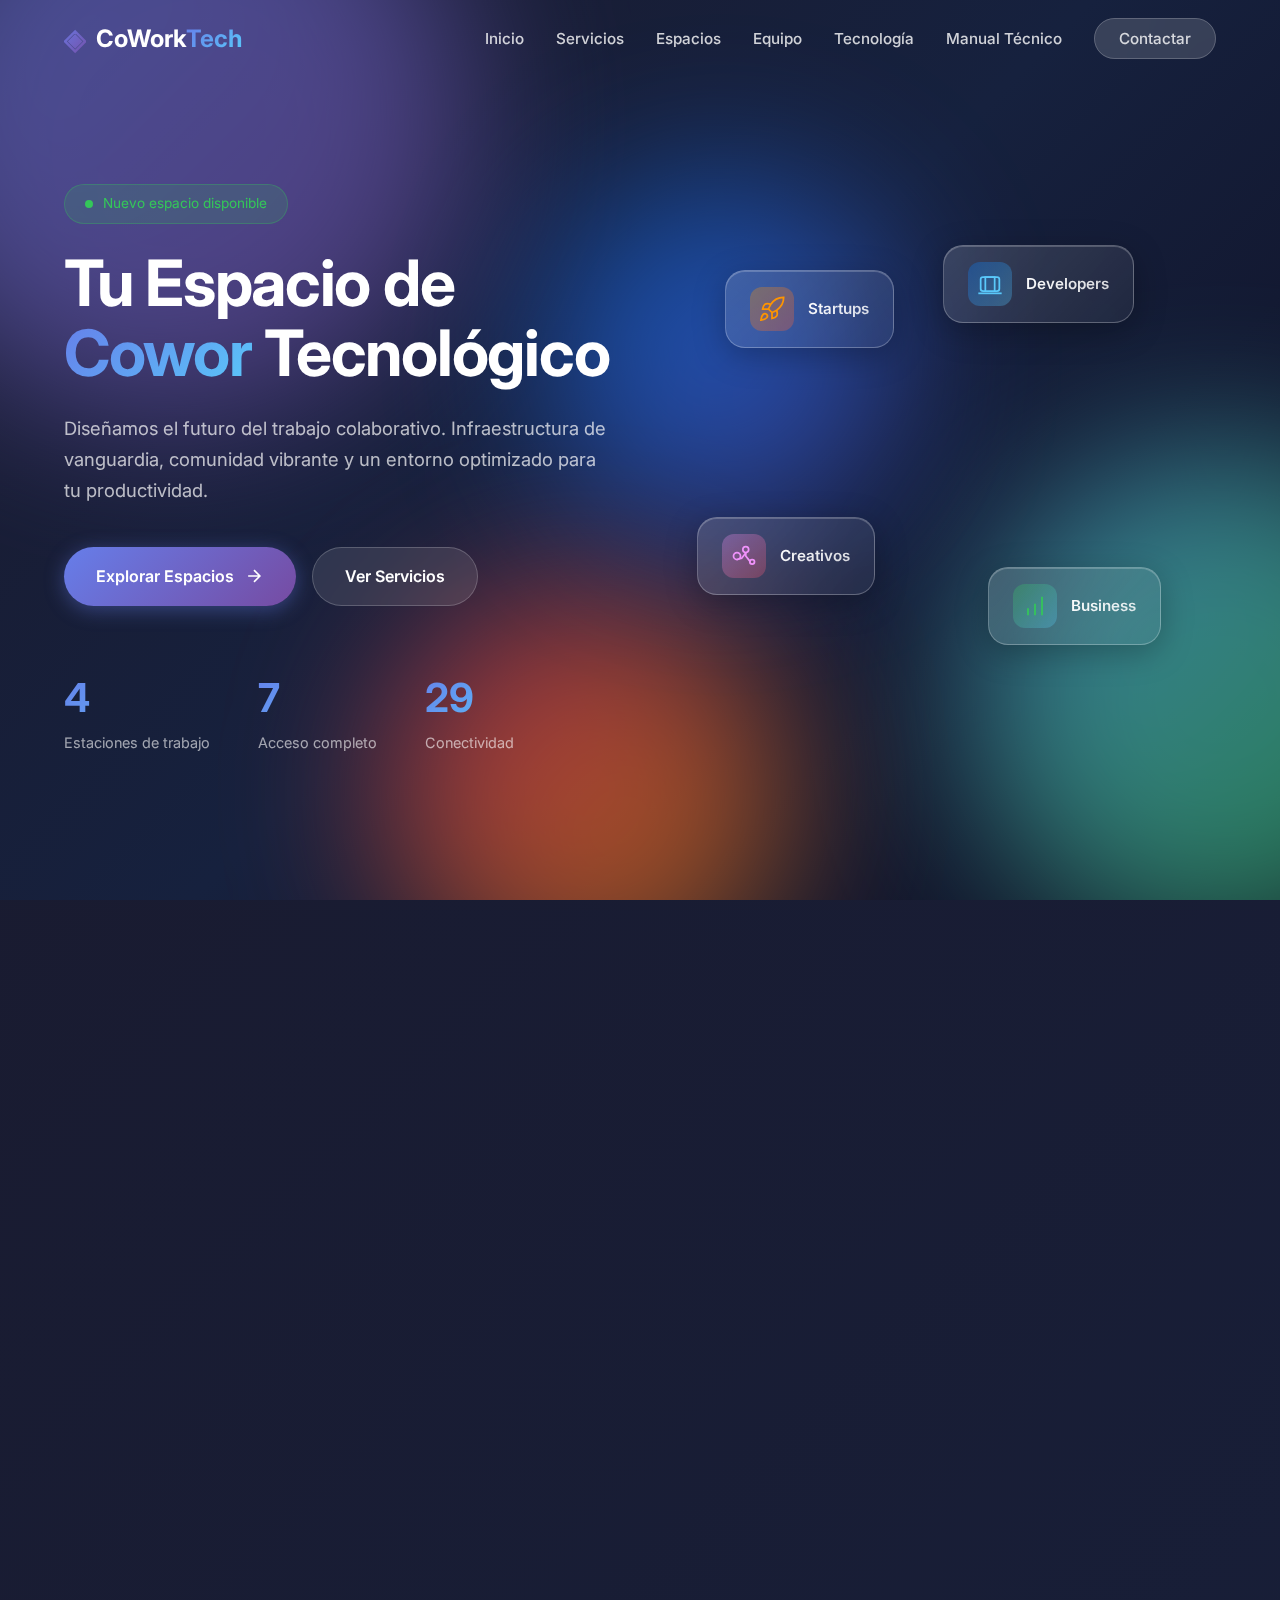
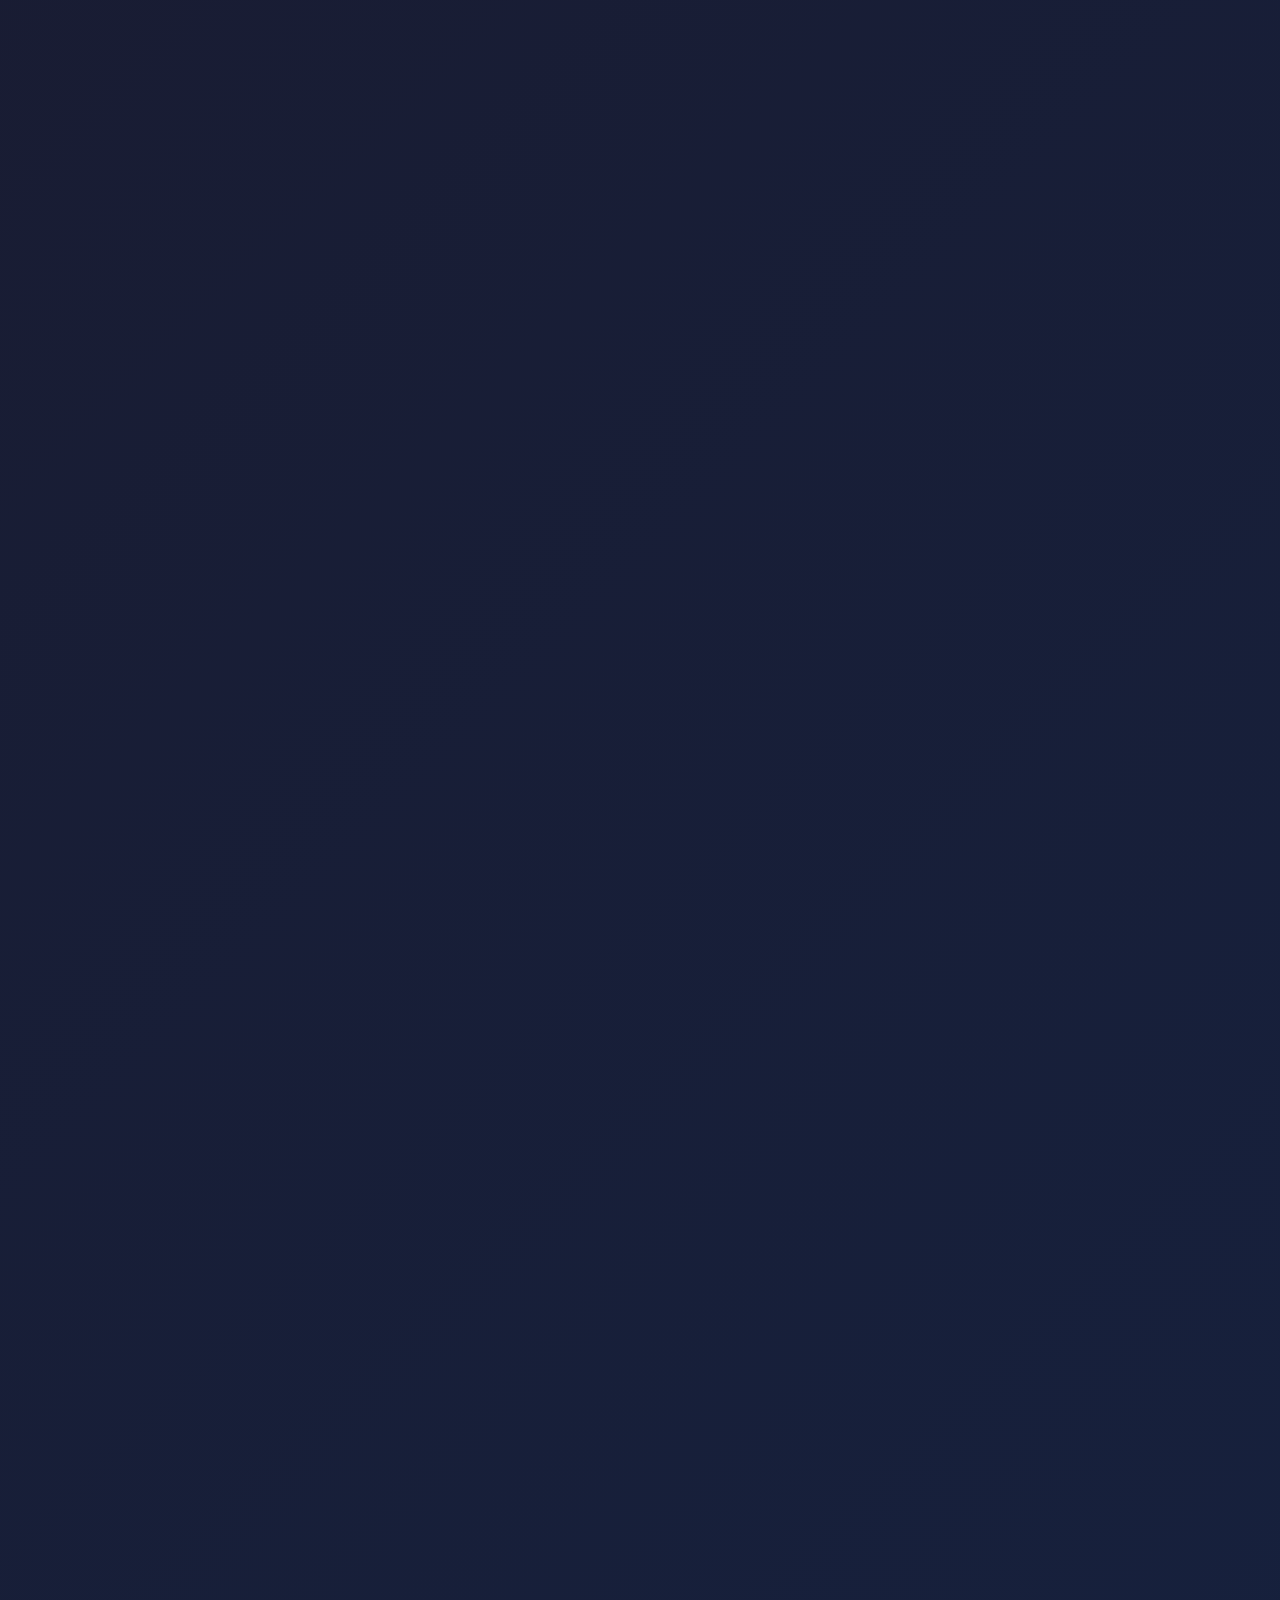
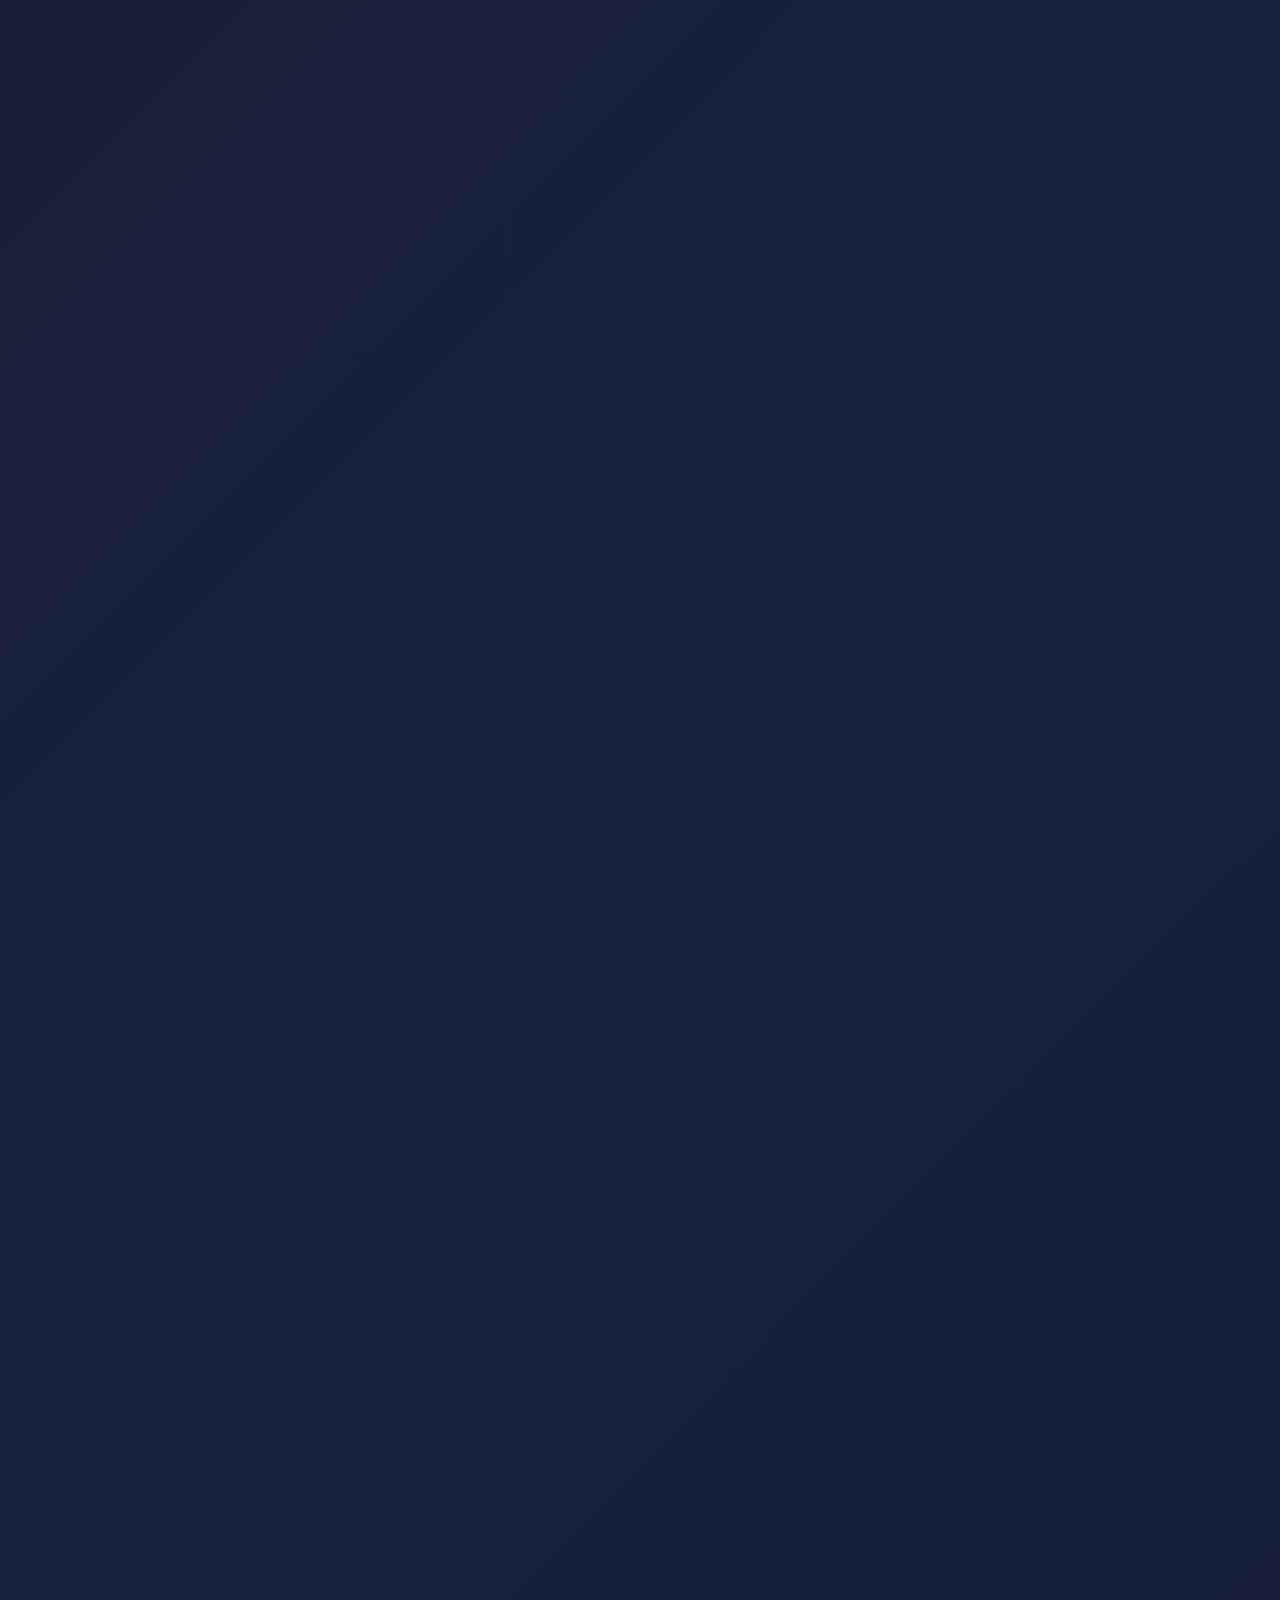
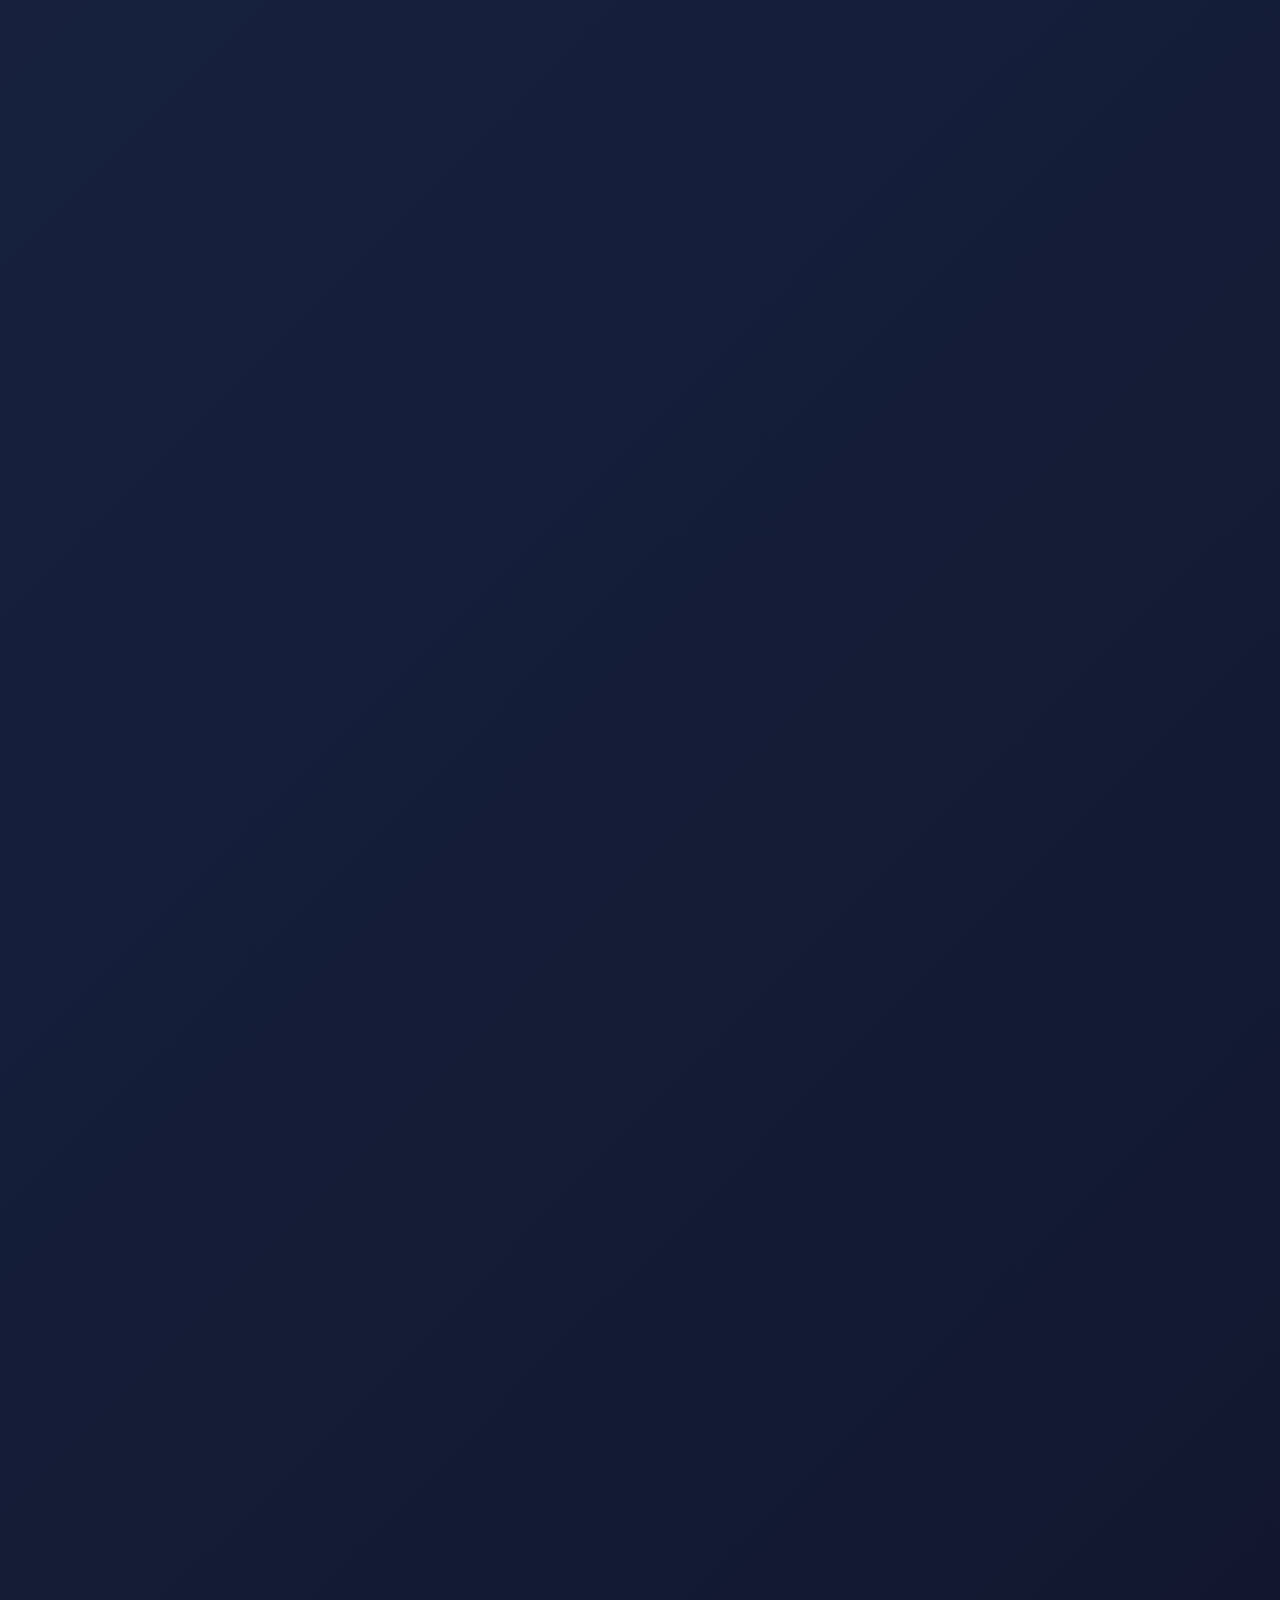
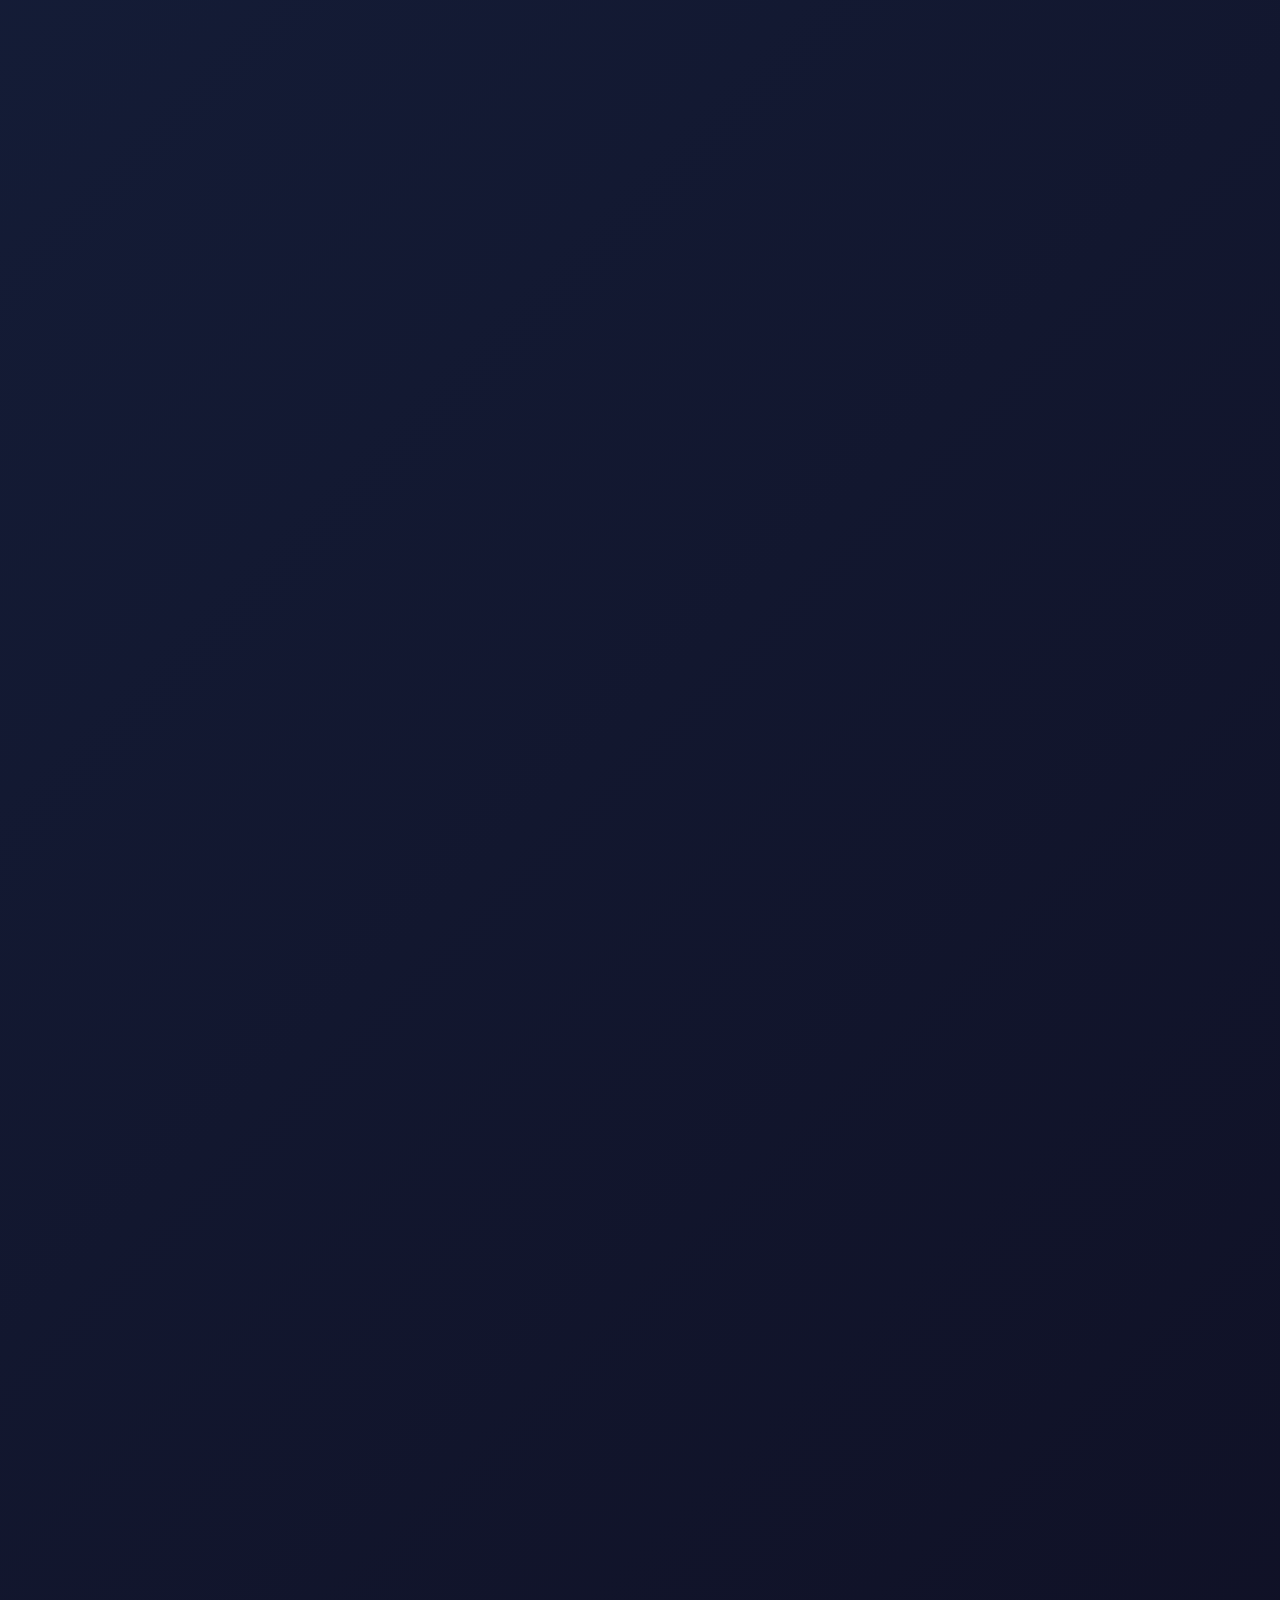
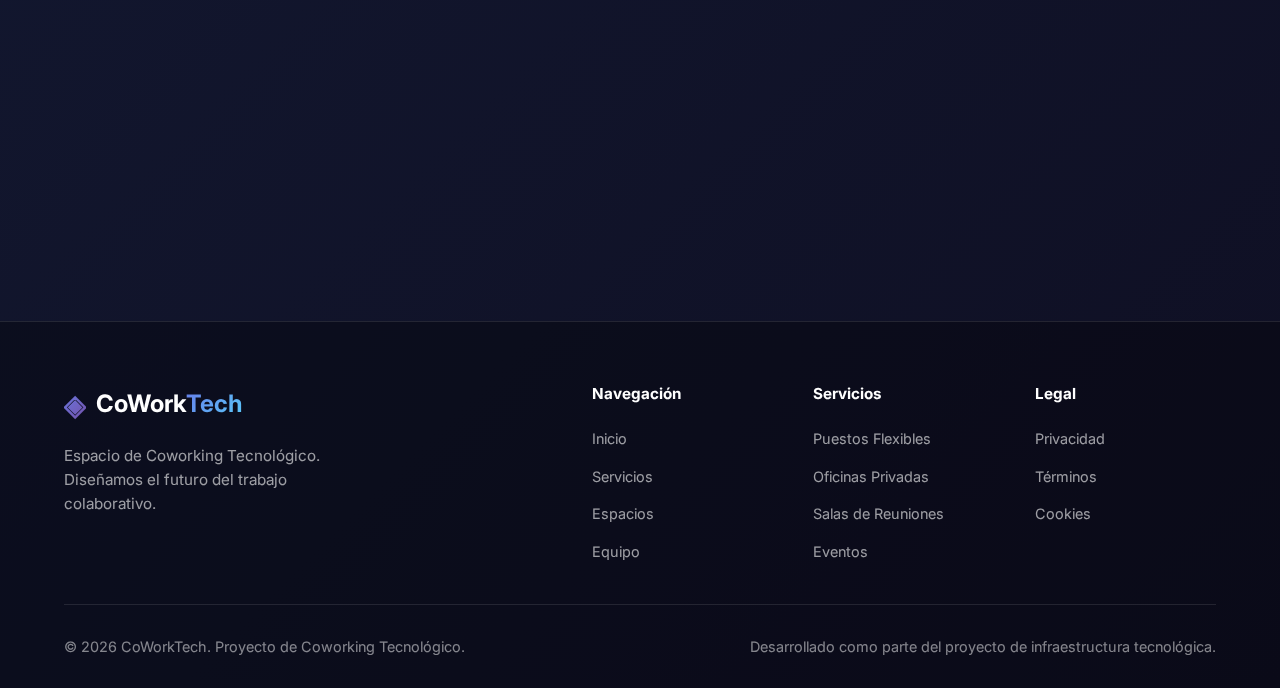
<file: index.html>
<!DOCTYPE html>
<html lang="es">

<head>
    <meta charset="UTF-8">
    <meta name="viewport" content="width=device-width, initial-scale=1.0">
    <meta name="description"
        content="Espacio de Coworking Tecnológico - Un entorno moderno, eficiente y protegido para profesionales y startups.">
    <title>Coworking Tech Space | Espacio de Trabajo Colaborativo</title>
    <link rel="preconnect" href="https://fonts.googleapis.com">
    <link rel="preconnect" href="https://fonts.gstatic.com" crossorigin>
    <link
        href="https://fonts.googleapis.com/css2?family=SF+Pro+Display:wght@300;400;500;600;700&family=Inter:wght@300;400;500;600;700&display=swap"
        rel="stylesheet">
    <link rel="stylesheet" href="styles.css">
</head>

<body>
    <!-- Animated Background -->
    <div class="animated-bg">
        <div class="blob blob-1"></div>
        <div class="blob blob-2"></div>
        <div class="blob blob-3"></div>
        <div class="blob blob-4"></div>
    </div>

    <!-- Navigation -->
    <nav class="navbar">
        <div class="nav-container">
            <div class="logo">
                <span class="logo-icon">◈</span>
                <span class="logo-text">CoWork<span class="accent">Tech</span></span>
            </div>
            <ul class="nav-links">
                <li><a href="#inicio">Inicio</a></li>
                <li><a href="#servicios">Servicios</a></li>
                <li><a href="#espacios">Espacios</a></li>
                <li><a href="#equipo">Equipo</a></li>
                <li><a href="#tecnologia">Tecnología</a></li>
                <li><a href="manual.html">Manual Técnico</a></li>
                <li><a href="#contacto" class="btn-nav">Contactar</a></li>
            </ul>
            <div class="menu-toggle">
                <span></span>
                <span></span>
                <span></span>
            </div>
        </div>
    </nav>

    <!-- Hero Section -->
    <section id="inicio" class="hero">
        <div class="hero-content">
            <div class="hero-badge">
                <span class="pulse"></span>
                <span>Nuevo espacio disponible</span>
            </div>
            <h1 class="hero-title">
                Tu Espacio de
                <span class="gradient-text">Coworking</span>
                Tecnológico
            </h1>
            <p class="hero-subtitle">
                Diseñamos el futuro del trabajo colaborativo. Infraestructura de vanguardia,
                comunidad vibrante y un entorno optimizado para tu productividad.
            </p>
            <div class="hero-buttons">
                <a href="#espacios" class="btn btn-primary">
                    <span>Explorar Espacios</span>
                    <svg width="20" height="20" viewBox="0 0 24 24" fill="none" stroke="currentColor" stroke-width="2">
                        <path d="M5 12h14M12 5l7 7-7 7" />
                    </svg>
                </a>
                <a href="#servicios" class="btn btn-secondary">Ver Servicios</a>
            </div>
            <div class="hero-stats">
                <div class="stat-item">
                    <span class="stat-number">14</span>
                    <span class="stat-label">Estaciones de trabajo</span>
                </div>
                <div class="stat-item">
                    <span class="stat-number">24/7</span>
                    <span class="stat-label">Acceso completo</span>
                </div>
                <div class="stat-item">
                    <span class="stat-number">100%</span>
                    <span class="stat-label">Conectividad</span>
                </div>
            </div>
        </div>
        <div class="hero-visual">
            <div class="floating-card card-1">
                <div class="card-icon">
                    <svg width="28" height="28" viewBox="0 0 24 24" fill="none" stroke="currentColor"
                        stroke-width="1.5">
                        <path
                            d="M4.5 16.5c-1.5 1.26-2 5-2 5s3.74-.5 5-2c.71-.84.7-2.13-.09-2.91a2.18 2.18 0 0 0-2.91-.09z" />
                        <path
                            d="M12 15l-3-3a22 22 0 0 1 2-3.95A12.88 12.88 0 0 1 22 2c0 2.72-.78 7.5-6 11a22.35 22.35 0 0 1-4 2z" />
                        <path d="M9 12H4s.55-3.03 2-4c1.62-1.08 5 0 5 0" />
                        <path d="M12 15v5s3.03-.55 4-2c1.08-1.62 0-5 0-5" />
                    </svg>
                </div>
                <span>Startups</span>
            </div>
            <div class="floating-card card-2">
                <div class="card-icon">
                    <svg width="28" height="28" viewBox="0 0 24 24" fill="none" stroke="currentColor"
                        stroke-width="1.5">
                        <path d="M16 18V6H8v12" />
                        <rect x="4" y="6" width="16" height="12" rx="2" />
                        <line x1="2" y1="20" x2="22" y2="20" />
                    </svg>
                </div>
                <span>Developers</span>
            </div>
            <div class="floating-card card-3">
                <div class="card-icon">
                    <svg width="28" height="28" viewBox="0 0 24 24" fill="none" stroke="currentColor"
                        stroke-width="1.5">
                        <circle cx="13.5" cy="6.5" r="2.5" />
                        <circle cx="19" cy="17" r="2" />
                        <circle cx="6" cy="12" r="3" />
                        <path d="M13.5 9v3l4 5" />
                        <path d="M6 15l4-1 3.5-4.5" />
                    </svg>
                </div>
                <span>Creativos</span>
            </div>
            <div class="floating-card card-4">
                <div class="card-icon">
                    <svg width="28" height="28" viewBox="0 0 24 24" fill="none" stroke="currentColor"
                        stroke-width="1.5">
                        <line x1="12" y1="20" x2="12" y2="10" />
                        <line x1="18" y1="20" x2="18" y2="4" />
                        <line x1="6" y1="20" x2="6" y2="14" />
                    </svg>
                </div>
                <span>Business</span>
            </div>
        </div>
    </section>

    <!-- Services Section -->
    <section id="servicios" class="services">
        <div class="section-header">
            <span class="section-tag">Servicios</span>
            <h2 class="section-title">Todo lo que necesitas para <span class="gradient-text">trabajar mejor</span></h2>
            <p class="section-subtitle">Ofrecemos una suite completa de servicios diseñados para potenciar tu
                productividad</p>
        </div>

        <div class="services-grid">
            <!-- Servicios Básicos -->
            <div class="service-category glass-card">
                <div class="category-header">
                    <div class="category-icon basic">
                        <svg width="32" height="32" viewBox="0 0 24 24" fill="none" stroke="currentColor"
                            stroke-width="1.5">
                            <rect x="2" y="3" width="20" height="14" rx="2" />
                            <path d="M8 21h8M12 17v4" />
                        </svg>
                    </div>
                    <h3>Servicios Básicos</h3>
                </div>
                <ul class="service-list">
                    <li>
                        <span class="check-icon">✓</span>
                        Puestos de trabajo flexibles y fijos
                    </li>
                    <li>
                        <span class="check-icon">✓</span>
                        Oficinas privadas para equipos
                    </li>
                    <li>
                        <span class="check-icon">✓</span>
                        Salas de reuniones y cabinas de llamadas
                    </li>
                    <li>
                        <span class="check-icon">✓</span>
                        Internet de alta velocidad
                    </li>
                    <li>
                        <span class="check-icon">✓</span>
                        Limpieza y climatización
                    </li>
                    <li>
                        <span class="check-icon">✓</span>
                        Seguridad y acceso 24/7
                    </li>
                    <li>
                        <span class="check-icon">✓</span>
                        Recepción y mensajería
                    </li>
                </ul>
            </div>

            <!-- Servicios de Valor Añadido -->
            <div class="service-category glass-card featured">
                <div class="featured-badge">Popular</div>
                <div class="category-header">
                    <div class="category-icon premium">
                        <svg width="32" height="32" viewBox="0 0 24 24" fill="none" stroke="currentColor"
                            stroke-width="1.5">
                            <polygon
                                points="12 2 15.09 8.26 22 9.27 17 14.14 18.18 21.02 12 17.77 5.82 21.02 7 14.14 2 9.27 8.91 8.26 12 2" />
                        </svg>
                    </div>
                    <h3>Valor Añadido</h3>
                </div>
                <ul class="service-list">
                    <li>
                        <span class="check-icon">✓</span>
                        Zonas comunes: cocina, lounge, terraza
                    </li>
                    <li>
                        <span class="check-icon">✓</span>
                        Eventos de networking y talleres
                    </li>
                    <li>
                        <span class="check-icon">✓</span>
                        Programas de bienestar: yoga, mindfulness
                    </li>
                    <li>
                        <span class="check-icon">✓</span>
                        Asesoría legal, contable y mentoring
                    </li>
                    <li>
                        <span class="check-icon">✓</span>
                        Planes flexibles (hora, día, mes)
                    </li>
                    <li>
                        <span class="check-icon">✓</span>
                        App digital para reservas y pagos
                    </li>
                </ul>
            </div>

            <!-- Servicios Complementarios -->
            <div class="service-category glass-card">
                <div class="category-header">
                    <div class="category-icon complement">
                        <svg width="32" height="32" viewBox="0 0 24 24" fill="none" stroke="currentColor"
                            stroke-width="1.5">
                            <path d="M12 2L2 7l10 5 10-5-10-5z" />
                            <path d="M2 17l10 5 10-5" />
                            <path d="M2 12l10 5 10-5" />
                        </svg>
                    </div>
                    <h3>Complementarios</h3>
                </div>
                <ul class="service-list">
                    <li>
                        <span class="check-icon">✓</span>
                        Catering y café para eventos
                    </li>
                    <li>
                        <span class="check-icon">✓</span>
                        Taquillas y almacenamiento
                    </li>
                    <li>
                        <span class="check-icon">✓</span>
                        Alquiler para eventos externos
                    </li>
                    <li>
                        <span class="check-icon">✓</span>
                        Alianzas con negocios locales
                    </li>
                </ul>
            </div>
        </div>
    </section>

    <!-- Spaces Section -->
    <section id="espacios" class="spaces">
        <div class="section-header">
            <span class="section-tag">Espacios</span>
            <h2 class="section-title">Diseñado para la <span class="gradient-text">productividad</span></h2>
            <p class="section-subtitle">Espacios diferenciados para cada tipo de necesidad</p>
        </div>

        <div class="spaces-showcase">
            <div class="space-card glass-card">
                <div class="space-icon">
                    <svg width="48" height="48" viewBox="0 0 24 24" fill="none" stroke="currentColor"
                        stroke-width="1.5">
                        <rect x="2" y="3" width="20" height="14" rx="2" />
                        <path d="M8 21h8M12 17v4" />
                    </svg>
                </div>
                <h3>Zona de Trabajo</h3>
                <p>14 estaciones de trabajo equipadas con tecnología de última generación</p>
                <div class="space-features">
                    <span>Intel i5-8500T</span>
                    <span>16GB RAM</span>
                    <span>512GB SSD</span>
                </div>
            </div>

            <div class="space-card glass-card">
                <div class="space-icon">
                    <svg width="48" height="48" viewBox="0 0 24 24" fill="none" stroke="currentColor"
                        stroke-width="1.5">
                        <path d="M17 21v-2a4 4 0 0 0-4-4H5a4 4 0 0 0-4 4v2" />
                        <circle cx="9" cy="7" r="4" />
                        <path d="M23 21v-2a4 4 0 0 0-3-3.87" />
                        <path d="M16 3.13a4 4 0 0 1 0 7.75" />
                    </svg>
                </div>
                <h3>Salas de Reuniones</h3>
                <p>Espacios privados equipados para videoconferencias y presentaciones</p>
                <div class="space-features">
                    <span>Pantallas HD</span>
                    <span>Audio Pro</span>
                    <span>Pizarra</span>
                </div>
            </div>

            <div class="space-card glass-card">
                <div class="space-icon">
                    <svg width="48" height="48" viewBox="0 0 24 24" fill="none" stroke="currentColor"
                        stroke-width="1.5">
                        <path d="M18 8h1a4 4 0 0 1 0 8h-1" />
                        <path d="M2 8h16v9a4 4 0 0 1-4 4H6a4 4 0 0 1-4-4V8z" />
                        <line x1="6" y1="1" x2="6" y2="4" />
                        <line x1="10" y1="1" x2="10" y2="4" />
                        <line x1="14" y1="1" x2="14" y2="4" />
                    </svg>
                </div>
                <h3>Zonas Comunes</h3>
                <p>Cocina, cafetería, lounge y terraza para descanso y networking</p>
                <div class="space-features">
                    <span>Café Premium</span>
                    <span>Snacks</span>
                    <span>Relax</span>
                </div>
            </div>

            <div class="space-card glass-card">
                <div class="space-icon">
                    <svg width="48" height="48" viewBox="0 0 24 24" fill="none" stroke="currentColor"
                        stroke-width="1.5">
                        <rect x="4" y="4" width="16" height="16" rx="2" />
                        <rect x="9" y="9" width="6" height="6" />
                        <path d="M9 1v3M15 1v3M9 20v3M15 20v3M20 9h3M20 14h3M1 9h3M1 14h3" />
                    </svg>
                </div>
                <h3>Zona Técnica</h3>
                <p>Cuarto de servidores con infraestructura de red profesional</p>
                <div class="space-features">
                    <span>Gigabit LAN</span>
                    <span>Wi-Fi 6</span>
                    <span>Firewall</span>
                </div>
            </div>
        </div>
    </section>

    <!-- Team Section -->
    <section id="equipo" class="team">
        <div class="section-header">
            <span class="section-tag">Equipo</span>
            <h2 class="section-title">Conoce a nuestro <span class="gradient-text">equipo</span></h2>
            <p class="section-subtitle">Profesionales comprometidos con tu éxito</p>
        </div>

        <div class="team-grid">
            <div class="team-member glass-card">
                <div class="member-avatar">
                    <div class="avatar-placeholder">JSF</div>
                </div>
                <h3>José Sebastián Fernández Muñoz</h3>
                <span class="member-role">Director de Operaciones (COO)</span>
                <p>Supervisa las actividades diarias del coworking, asegurando la eficiencia de todos los procesos
                    internos y gestionando los recursos humanos.</p>
                <div class="member-tags">
                    <span>Operaciones</span>
                    <span>RRHH</span>
                    <span>Scrum Master</span>
                </div>
            </div>

            <div class="team-member glass-card">
                <div class="member-avatar">
                    <div class="avatar-placeholder">GAG</div>
                </div>
                <h3>Gerardo Aranda Granja</h3>
                <span class="member-role">Director Comercial</span>
                <p>Lidera la captación de nuevos clientes, establece relaciones con los miembros actuales y define las
                    políticas de promoción comercial.</p>
                <div class="member-tags">
                    <span>Ventas</span>
                    <span>Estrategia</span>
                </div>
            </div>

            <div class="team-member glass-card">
                <div class="member-avatar">
                    <div class="avatar-placeholder">JDC</div>
                </div>
                <h3>Juan Diego Casado Berrocal</h3>
                <span class="member-role">Soporte Técnico</span>
                <p>Administra la infraestructura tecnológica del espacio, incluyendo la red de comunicaciones, equipos
                    informáticos y software de gestión.</p>
                <div class="member-tags">
                    <span>IT</span>
                    <span>Redes</span>
                    <span>Product Owner</span>
                </div>
            </div>

            <div class="team-member glass-card">
                <div class="member-avatar">
                    <div class="avatar-placeholder">NHV</div>
                </div>
                <h3>Nicolás Hidalgo Vela</h3>
                <span class="member-role">Responsable de Marketing</span>
                <p>Dirige la visibilidad y comunicación del coworking, gestionando campañas de marketing digital, redes
                    sociales y eventos promocionales.</p>
                <div class="member-tags">
                    <span>Marketing</span>
                    <span>Redes Sociales</span>
                </div>
            </div>
        </div>
    </section>

    <!-- Technology Section -->
    <section id="tecnologia" class="technology">
        <div class="section-header">
            <span class="section-tag">Tecnología</span>
            <h2 class="section-title">Infraestructura de <span class="gradient-text">última generación</span></h2>
            <p class="section-subtitle">Equipamiento profesional para máximo rendimiento</p>
        </div>

        <div class="tech-showcase">
            <div class="tech-specs glass-card">
                <div class="tech-specs-header">
                    <h3>Especificaciones de Equipos</h3>
                    <div class="tech-specs-image">
                        <img src="assets/Ordenador.png" alt="Dell OptiPlex Mini PC" />
                    </div>
                </div>
                <div class="specs-grid">
                    <div class="spec-item">
                        <div class="spec-icon">
                            <svg width="24" height="24" viewBox="0 0 24 24" fill="none" stroke="currentColor"
                                stroke-width="1.5">
                                <rect x="4" y="4" width="16" height="16" rx="2" />
                                <rect x="9" y="9" width="6" height="6" />
                            </svg>
                        </div>
                        <div class="spec-info">
                            <span class="spec-label">Procesador</span>
                            <span class="spec-value">Intel Core i5-8500T</span>
                        </div>
                    </div>
                    <div class="spec-item">
                        <div class="spec-icon">
                            <svg width="24" height="24" viewBox="0 0 24 24" fill="none" stroke="currentColor"
                                stroke-width="1.5">
                                <path d="M6 2L3 6v14a2 2 0 0 0 2 2h14a2 2 0 0 0 2-2V6l-3-4z" />
                                <line x1="3" y1="6" x2="21" y2="6" />
                            </svg>
                        </div>
                        <div class="spec-info">
                            <span class="spec-label">Memoria RAM</span>
                            <span class="spec-value">16 GB DDR4</span>
                        </div>
                    </div>
                    <div class="spec-item">
                        <div class="spec-icon">
                            <svg width="24" height="24" viewBox="0 0 24 24" fill="none" stroke="currentColor"
                                stroke-width="1.5">
                                <rect x="2" y="4" width="20" height="16" rx="2" />
                                <path d="M6 8h.01M10 8h.01" />
                            </svg>
                        </div>
                        <div class="spec-info">
                            <span class="spec-label">Almacenamiento</span>
                            <span class="spec-value">SSD 512 GB NVMe</span>
                        </div>
                    </div>
                    <div class="spec-item">
                        <div class="spec-icon">
                            <svg width="24" height="24" viewBox="0 0 24 24" fill="none" stroke="currentColor"
                                stroke-width="1.5">
                                <rect x="2" y="3" width="20" height="14" rx="2" />
                                <line x1="8" y1="21" x2="16" y2="21" />
                                <line x1="12" y1="17" x2="12" y2="21" />
                            </svg>
                        </div>
                        <div class="spec-info">
                            <span class="spec-label">Monitor</span>
                            <span class="spec-value">24" Full HD 1080p</span>
                        </div>
                    </div>
                    <div class="spec-item">
                        <div class="spec-icon">
                            <svg width="24" height="24" viewBox="0 0 24 24" fill="none" stroke="currentColor"
                                stroke-width="1.5">
                                <path d="M5 12.55a11 11 0 0 1 14.08 0" />
                                <path d="M1.42 9a16 16 0 0 1 21.16 0" />
                                <path d="M8.53 16.11a6 6 0 0 1 6.95 0" />
                                <circle cx="12" cy="20" r="1" />
                            </svg>
                        </div>
                        <div class="spec-info">
                            <span class="spec-label">Conectividad</span>
                            <span class="spec-value">Gigabit + Wi-Fi 6</span>
                        </div>
                    </div>
                    <div class="spec-item">
                        <div class="spec-icon">
                            <svg width="24" height="24" viewBox="0 0 24 24" fill="none" stroke="currentColor"
                                stroke-width="1.5">
                                <rect x="3" y="11" width="18" height="11" rx="2" />
                                <path d="M7 11V7a5 5 0 0 1 10 0v4" />
                            </svg>
                        </div>
                        <div class="spec-info">
                            <span class="spec-label">Seguridad</span>
                            <span class="spec-value">TPM 2.0 + Secure Boot</span>
                        </div>
                    </div>
                </div>
            </div>

            <div class="tech-budget glass-card">
                <h3>Inversión en Equipamiento</h3>
                <div class="budget-items">
                    <div class="budget-item">
                        <span class="budget-label">14× Mini PC</span>
                        <span class="budget-price">3.500,00 €</span>
                    </div>
                    <div class="budget-item">
                        <span class="budget-label">14× Monitor 24" Full HD</span>
                        <span class="budget-price">1.190,00 €</span>
                    </div>
                    <div class="budget-item">
                        <span class="budget-label">14× Logitech MX Keys S</span>
                        <span class="budget-price">1.442,00 €</span>
                    </div>
                    <div class="budget-item">
                        <span class="budget-label">14× Logitech M650</span>
                        <span class="budget-price">461,86 €</span>
                    </div>
                    <div class="budget-total">
                        <span>Total Inversión</span>
                        <span class="total-price">6.593,86 €</span>
                    </div>
                </div>
                <a href="manual.html" class="btn btn-primary btn-full" style="margin-top: 24px;">
                    <svg width="20" height="20" viewBox="0 0 24 24" fill="none" stroke="currentColor" stroke-width="2">
                        <path d="M14 2H6a2 2 0 0 0-2 2v16a2 2 0 0 0 2 2h12a2 2 0 0 0 2-2V8z" />
                        <polyline points="14 2 14 8 20 8" />
                        <line x1="16" y1="13" x2="8" y2="13" />
                        <line x1="16" y1="17" x2="8" y2="17" />
                        <polyline points="10 9 9 9 8 9" />
                    </svg>
                    <span>Ver Manual Técnico</span>
                </a>
            </div>
        </div>

        <!-- Scrum Methodology -->
        <div class="methodology glass-card">
            <div class="method-header">
                <div class="method-icon">
                    <svg width="40" height="40" viewBox="0 0 24 24" fill="none" stroke="currentColor"
                        stroke-width="1.5">
                        <path d="M17 21v-2a4 4 0 0 0-4-4H5a4 4 0 0 0-4 4v2" />
                        <circle cx="9" cy="7" r="4" />
                        <path d="M23 21v-2a4 4 0 0 0-3-3.87" />
                        <path d="M16 3.13a4 4 0 0 1 0 7.75" />
                    </svg>
                </div>
                <div>
                    <h3>Metodología Scrum</h3>
                    <p>Desarrollo ágil en sprints de 4 semanas</p>
                </div>
            </div>
            <div class="sprint-timeline">
                <div class="sprint-item">
                    <div class="sprint-marker active">1</div>
                    <div class="sprint-content">
                        <h4>Sprint 1</h4>
                        <p>Diagnóstico y plan de trabajo</p>
                    </div>
                </div>
                <div class="sprint-item">
                    <div class="sprint-marker">2</div>
                    <div class="sprint-content">
                        <h4>Sprint 2</h4>
                        <p>Implementación técnica fase 1</p>
                    </div>
                </div>
                <div class="sprint-item">
                    <div class="sprint-marker">3</div>
                    <div class="sprint-content">
                        <h4>Sprint 3</h4>
                        <p>Implementación + documentación</p>
                    </div>
                </div>
                <div class="sprint-item">
                    <div class="sprint-marker">4</div>
                    <div class="sprint-content">
                        <h4>Sprint 4</h4>
                        <p>Revisión y entrega final</p>
                    </div>
                </div>
            </div>
        </div>
    </section>

    <!-- Project Phases -->
    <section id="fases" class="phases">
        <div class="section-header">
            <span class="section-tag">Proyecto</span>
            <h2 class="section-title">Fases del <span class="gradient-text">desarrollo</span></h2>
        </div>

        <div class="phases-container">
            <div class="phase-card glass-card">
                <div class="phase-number">01</div>
                <h3>Planificación y Análisis</h3>
                <p>Definición de la infraestructura de red, diseño del sistema de gestión de espacios y protocolos de
                    seguridad.</p>
                <div class="phase-status completed">
                    <span class="status-dot"></span>
                    Completado
                </div>
            </div>
            <div class="phase-card glass-card">
                <div class="phase-number">02</div>
                <h3>Diseño Técnico</h3>
                <p>Diseño de la infraestructura tecnológica completa: red, equipos, servidores y medidas de seguridad.
                </p>
                <div class="phase-status completed">
                    <span class="status-dot"></span>
                    Completado
                </div>
            </div>
            <div class="phase-card glass-card">
                <div class="phase-number">03</div>
                <h3>Simulación y Pruebas</h3>
                <p>Configuración y simulación de la red en Cisco Packet Tracer. Pruebas de conectividad y documentación.
                </p>
                <div class="phase-status in-progress">
                    <span class="status-dot"></span>
                    En progreso
                </div>
            </div>
            <div class="phase-card glass-card">
                <div class="phase-number">04</div>
                <h3>Presentación Final</h3>
                <p>Presentación final y defensa del proyecto con toda la documentación técnica consolidada.</p>
                <div class="phase-status pending">
                    <span class="status-dot"></span>
                    Pendiente
                </div>
            </div>
        </div>
    </section>

    <!-- Red de la Empresa Section -->
    <section id="red" class="network-section">
        <div class="section-header">
            <span class="section-tag">Infraestructura</span>
            <h2 class="section-title">Red de la <span class="gradient-text">Empresa</span></h2>
            <p class="section-subtitle">Diagrama de la topología de red diseñada en Cisco Packet Tracer</p>
        </div>

        <div class="network-diagram glass-card">
            <div class="network-image">
                <img src="assets/PacketTracer.png" alt="Diagrama de red Cisco Packet Tracer" />
            </div>
            <div class="network-info">
                <div class="network-detail">
                    <span class="detail-icon">
                        <svg width="20" height="20" viewBox="0 0 24 24" fill="none" stroke="currentColor"
                            stroke-width="1.5">
                            <rect x="2" y="3" width="20" height="14" rx="2" />
                            <path d="M8 21h8M12 17v4" />
                        </svg>
                    </span>
                    <span class="detail-text">14 estaciones de trabajo conectadas</span>
                </div>
                <div class="network-detail">
                    <span class="detail-icon">
                        <svg width="20" height="20" viewBox="0 0 24 24" fill="none" stroke="currentColor"
                            stroke-width="1.5">
                            <rect x="4" y="4" width="16" height="16" rx="2" />
                            <path d="M9 9h.01M15 9h.01M9 15h.01M15 15h.01" />
                        </svg>
                    </span>
                    <span class="detail-text">Switch central de alta velocidad</span>
                </div>
                <div class="network-detail">
                    <span class="detail-icon">
                        <svg width="20" height="20" viewBox="0 0 24 24" fill="none" stroke="currentColor"
                            stroke-width="1.5">
                            <path d="M5 12.55a11 11 0 0 1 14.08 0" />
                            <path d="M1.42 9a16 16 0 0 1 21.16 0" />
                            <path d="M8.53 16.11a6 6 0 0 1 6.95 0" />
                            <circle cx="12" cy="20" r="1" />
                        </svg>
                    </span>
                    <span class="detail-text">Router con servicios DHCP y DNS</span>
                </div>
                <div class="network-detail">
                    <span class="detail-icon">
                        <svg width="20" height="20" viewBox="0 0 24 24" fill="none" stroke="currentColor"
                            stroke-width="1.5">
                            <polyline points="6 9 6 2 18 2 18 9" />
                            <path d="M6 18H4a2 2 0 0 1-2-2v-5a2 2 0 0 1 2-2h16a2 2 0 0 1 2 2v5a2 2 0 0 1-2 2h-2" />
                            <rect x="6" y="14" width="12" height="8" />
                        </svg>
                    </span>
                    <span class="detail-text">Impresora de red compartida</span>
                </div>
                <div class="network-detail">
                    <span class="detail-icon">
                        <svg width="20" height="20" viewBox="0 0 24 24" fill="none" stroke="currentColor"
                            stroke-width="1.5">
                            <ellipse cx="12" cy="5" rx="9" ry="3" />
                            <path d="M21 12c0 1.66-4 3-9 3s-9-1.34-9-3" />
                            <path d="M3 5v14c0 1.66 4 3 9 3s9-1.34 9-3V5" />
                        </svg>
                    </span>
                    <span class="detail-text">Servidor de archivos centralizado</span>
                </div>
            </div>
        </div>
    </section>

    <!-- Contact Section -->
    <section id="contacto" class="contact">
        <div class="contact-container">
            <div class="contact-info glass-card">
                <h2>¿Listo para impulsar tu proyecto?</h2>
                <p>Únete a nuestra comunidad de profesionales y disfruta de un espacio diseñado para el éxito.</p>

                <div class="contact-features">
                    <div class="contact-feature">
                        <div class="feature-icon">
                            <svg width="24" height="24" viewBox="0 0 24 24" fill="none" stroke="currentColor"
                                stroke-width="1.5">
                                <path d="M21 10c0 7-9 13-9 13s-9-6-9-13a9 9 0 0 1 18 0z" />
                                <circle cx="12" cy="10" r="3" />
                            </svg>
                        </div>
                        <div>
                            <span class="feature-label">Ubicación</span>
                            <span class="feature-value">Barcelona, Madrid, Valencia</span>
                        </div>
                    </div>
                    <div class="contact-feature">
                        <div class="feature-icon">
                            <svg width="24" height="24" viewBox="0 0 24 24" fill="none" stroke="currentColor"
                                stroke-width="1.5">
                                <circle cx="12" cy="12" r="10" />
                                <polyline points="12 6 12 12 16 14" />
                            </svg>
                        </div>
                        <div>
                            <span class="feature-label">Horario</span>
                            <span class="feature-value">Acceso 24/7</span>
                        </div>
                    </div>
                    <div class="contact-feature">
                        <div class="feature-icon">
                            <svg width="24" height="24" viewBox="0 0 24 24" fill="none" stroke="currentColor"
                                stroke-width="1.5">
                                <path d="M4 4h16c1.1 0 2 .9 2 2v12c0 1.1-.9 2-2 2H4c-1.1 0-2-.9-2-2V6c0-1.1.9-2 2-2z" />
                                <polyline points="22,6 12,13 2,6" />
                            </svg>
                        </div>
                        <div>
                            <span class="feature-label">Email</span>
                            <span class="feature-value">info@coworktech.es</span>
                        </div>
                    </div>
                </div>
            </div>

            <form class="contact-form glass-card">
                <h3>Solicita información</h3>
                <div class="form-group">
                    <input type="text" id="name" placeholder="Tu nombre" required>
                </div>
                <div class="form-group">
                    <input type="email" id="email" placeholder="Tu email" required>
                </div>
                <div class="form-group">
                    <select id="interest">
                        <option value="">¿Qué te interesa?</option>
                        <option value="puesto-flexible">Puesto flexible</option>
                        <option value="puesto-fijo">Puesto fijo</option>
                        <option value="oficina-privada">Oficina privada</option>
                        <option value="sala-reuniones">Sala de reuniones</option>
                    </select>
                </div>
                <div class="form-group">
                    <textarea id="message" rows="4" placeholder="Tu mensaje"></textarea>
                </div>
                <button type="submit" class="btn btn-primary btn-full">
                    Enviar mensaje
                    <svg width="20" height="20" viewBox="0 0 24 24" fill="none" stroke="currentColor" stroke-width="2">
                        <path d="M22 2L11 13M22 2l-7 20-4-9-9-4 20-7z" />
                    </svg>
                </button>
            </form>
        </div>
    </section>

    <!-- Footer -->
    <footer class="footer">
        <div class="footer-content">
            <div class="footer-brand">
                <div class="logo">
                    <span class="logo-icon">◈</span>
                    <span class="logo-text">CoWork<span class="accent">Tech</span></span>
                </div>
                <p>Espacio de Coworking Tecnológico. Diseñamos el futuro del trabajo colaborativo.</p>
            </div>
            <div class="footer-links">
                <div class="footer-column">
                    <h4>Navegación</h4>
                    <ul>
                        <li><a href="#inicio">Inicio</a></li>
                        <li><a href="#servicios">Servicios</a></li>
                        <li><a href="#espacios">Espacios</a></li>
                        <li><a href="#equipo">Equipo</a></li>
                    </ul>
                </div>
                <div class="footer-column">
                    <h4>Servicios</h4>
                    <ul>
                        <li><a href="#">Puestos Flexibles</a></li>
                        <li><a href="#">Oficinas Privadas</a></li>
                        <li><a href="#">Salas de Reuniones</a></li>
                        <li><a href="#">Eventos</a></li>
                    </ul>
                </div>
                <div class="footer-column">
                    <h4>Legal</h4>
                    <ul>
                        <li><a href="#">Privacidad</a></li>
                        <li><a href="#">Términos</a></li>
                        <li><a href="#">Cookies</a></li>
                    </ul>
                </div>
            </div>
        </div>
        <div class="footer-bottom">
            <p>&copy; 2026 CoWorkTech. Proyecto de Coworking Tecnológico.</p>
            <p class="project-credit">Desarrollado como parte del proyecto de infraestructura tecnológica.</p>
        </div>
    </footer>

    <script src="script.js"></script>
</body>

</html>
</file>
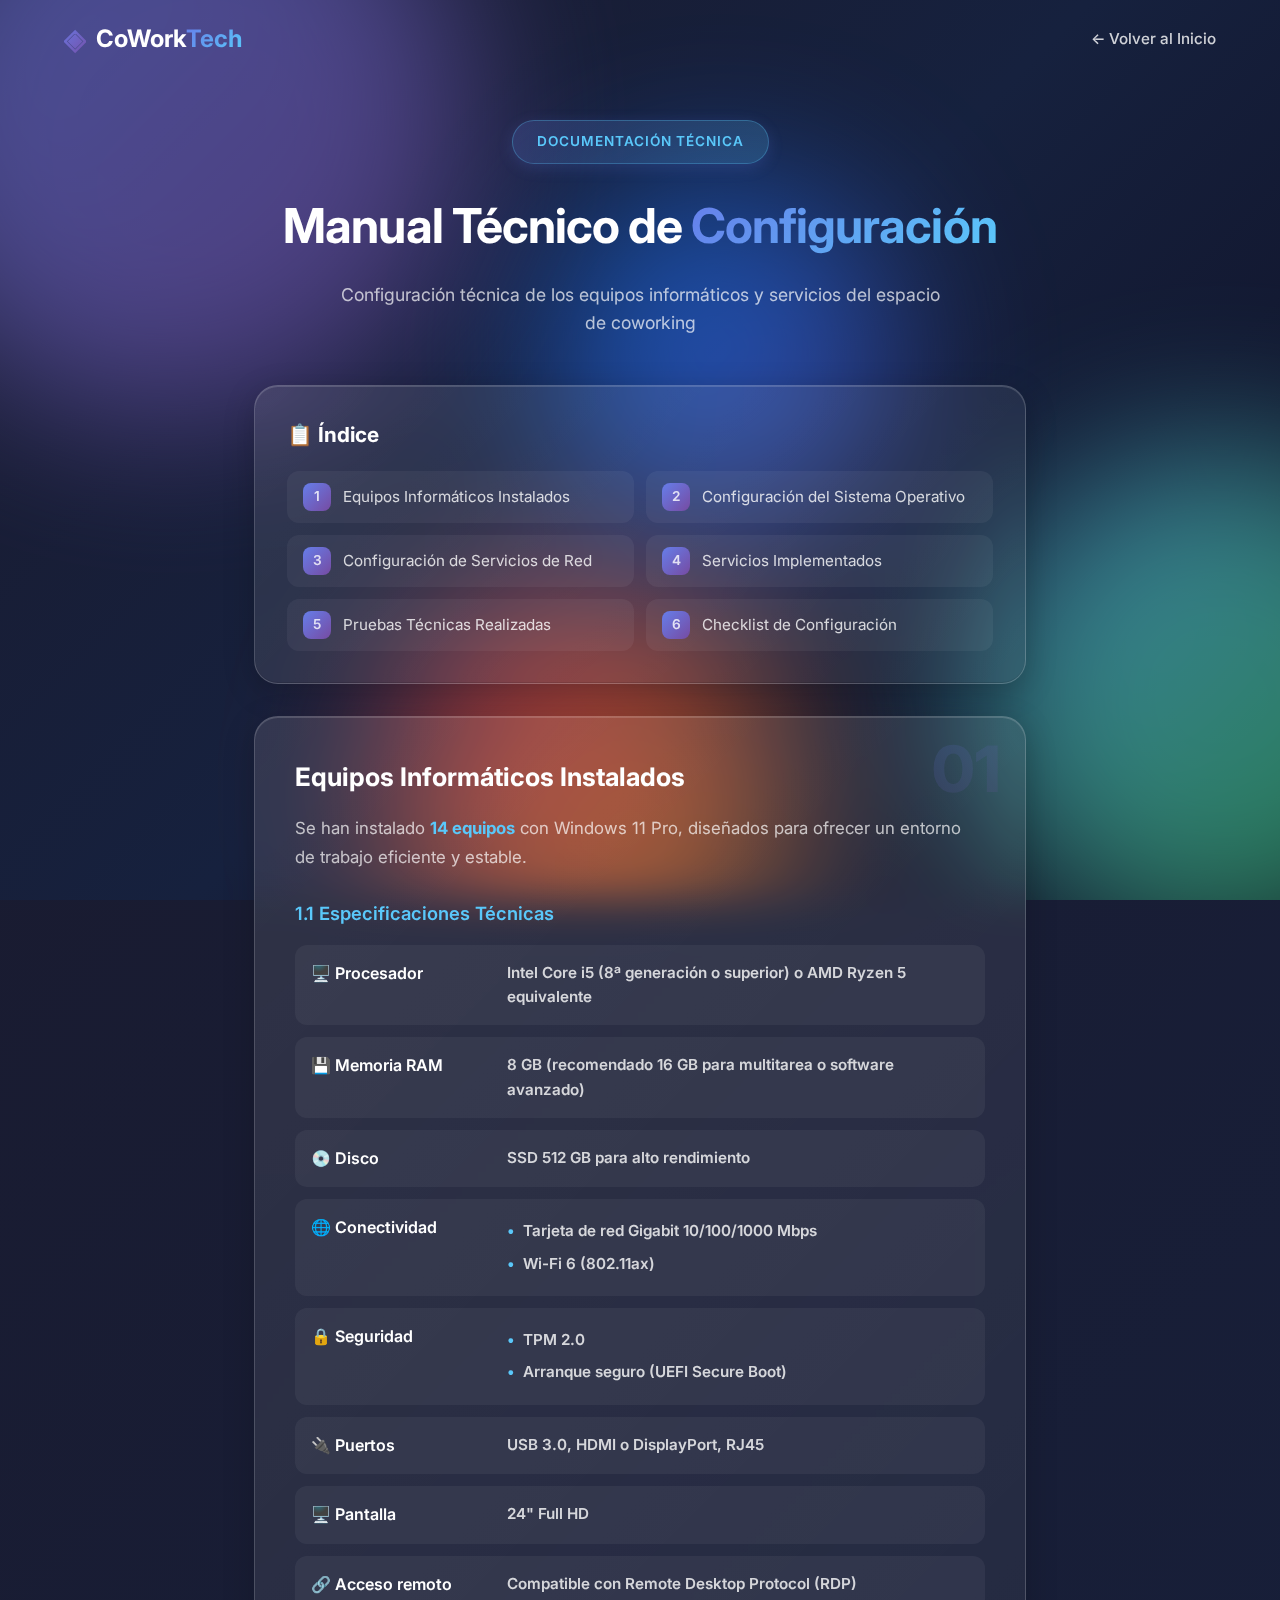
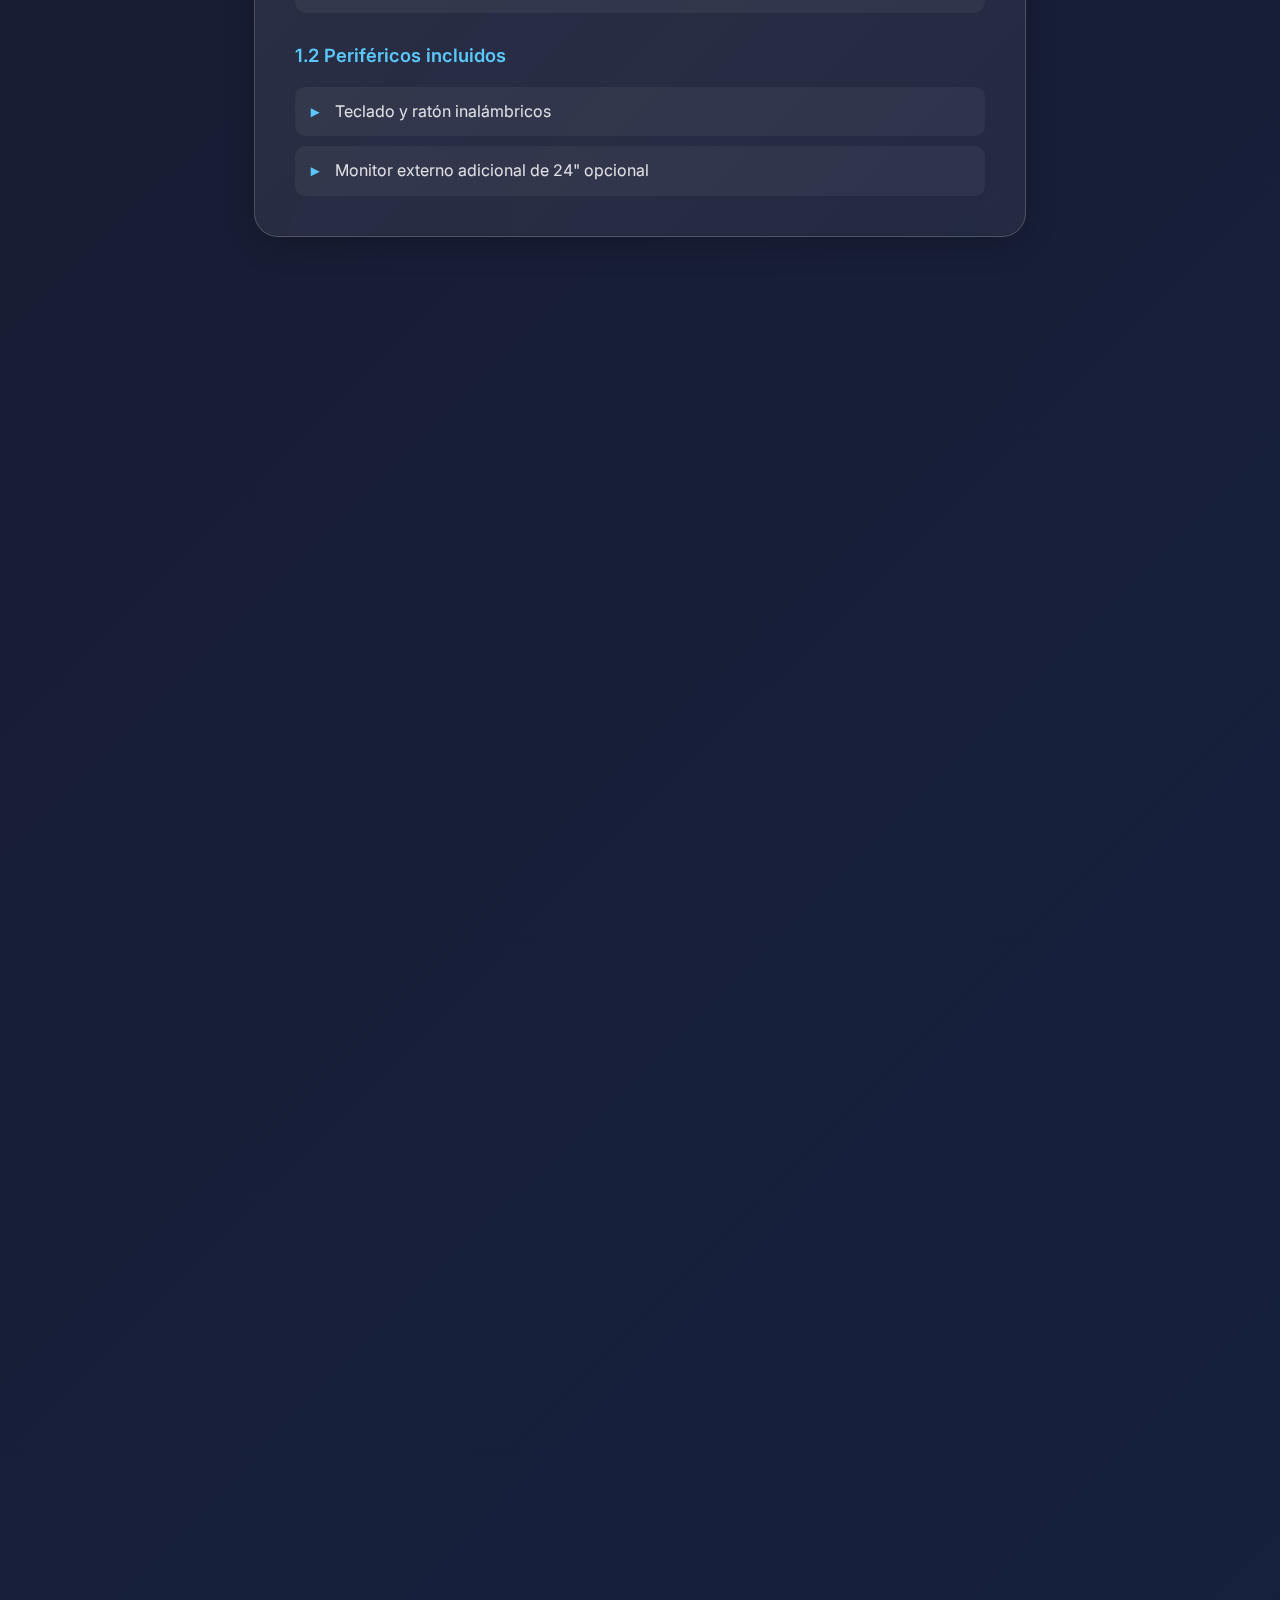
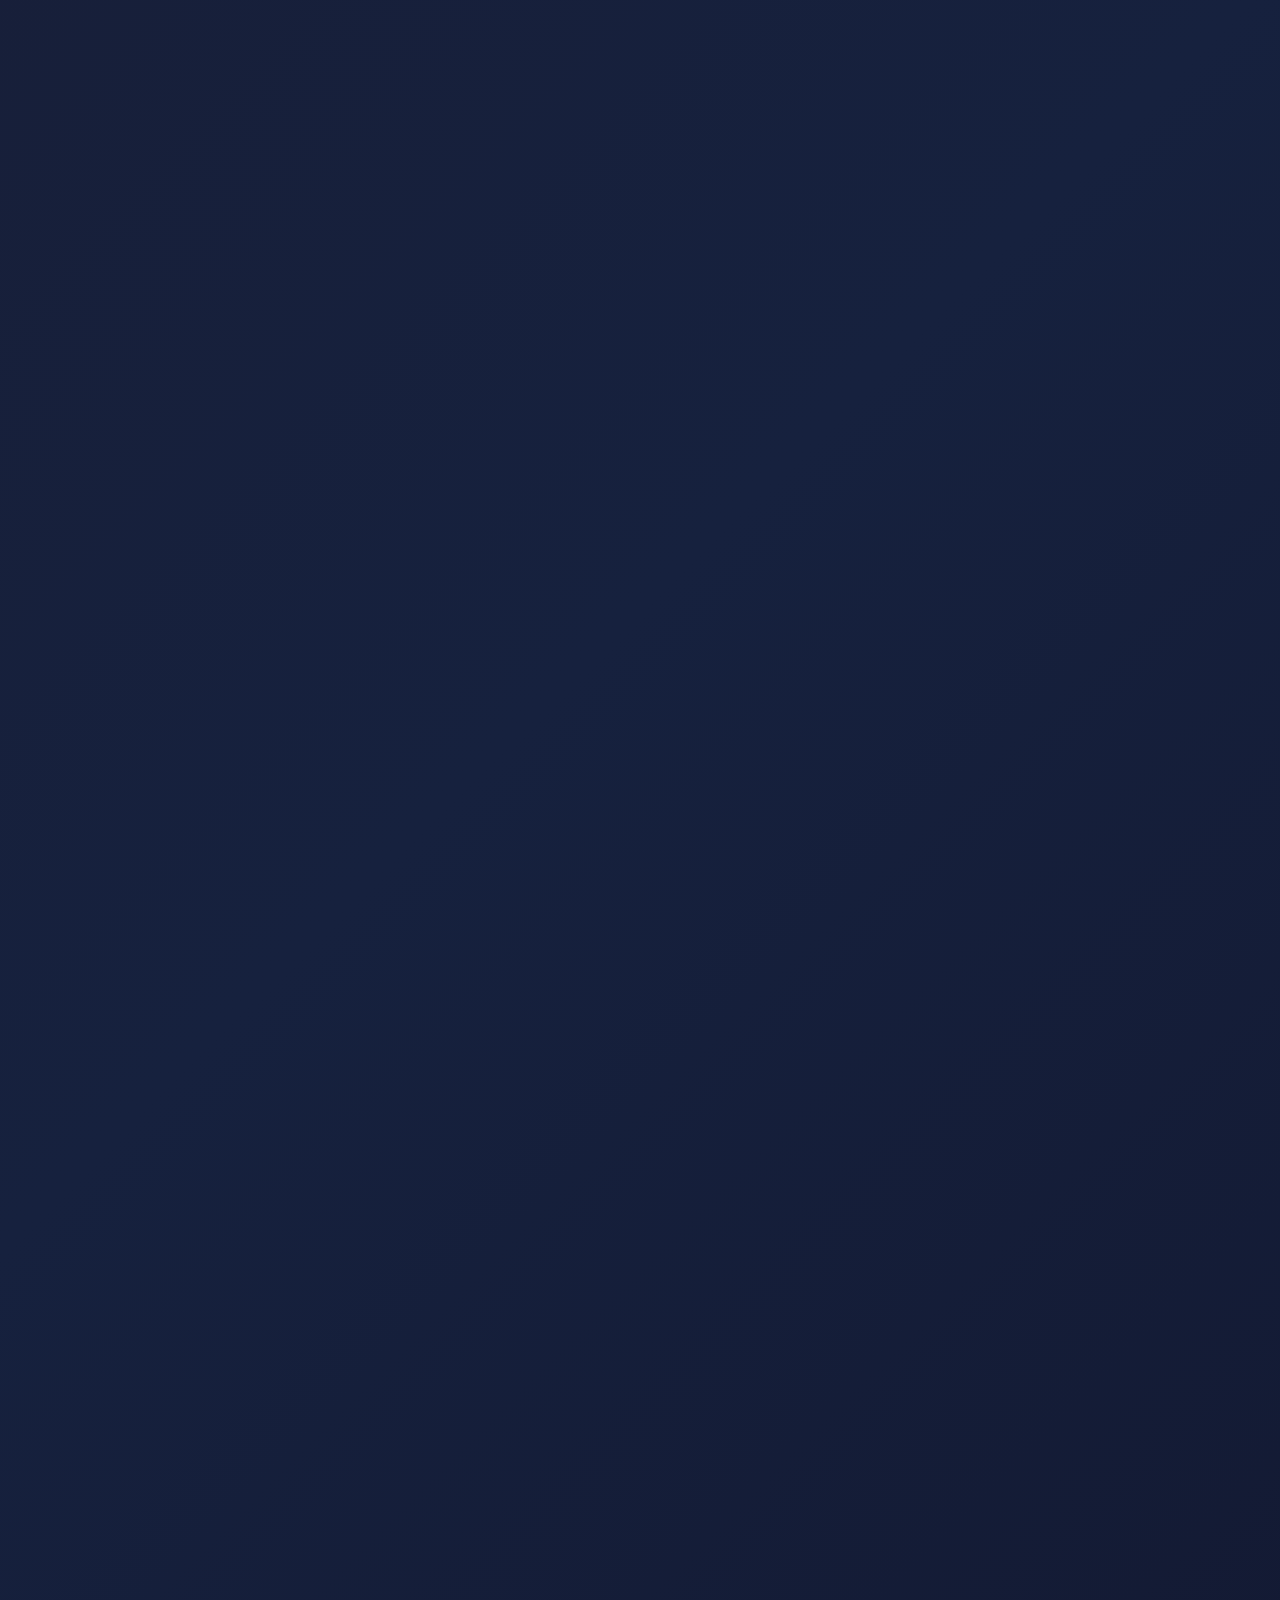
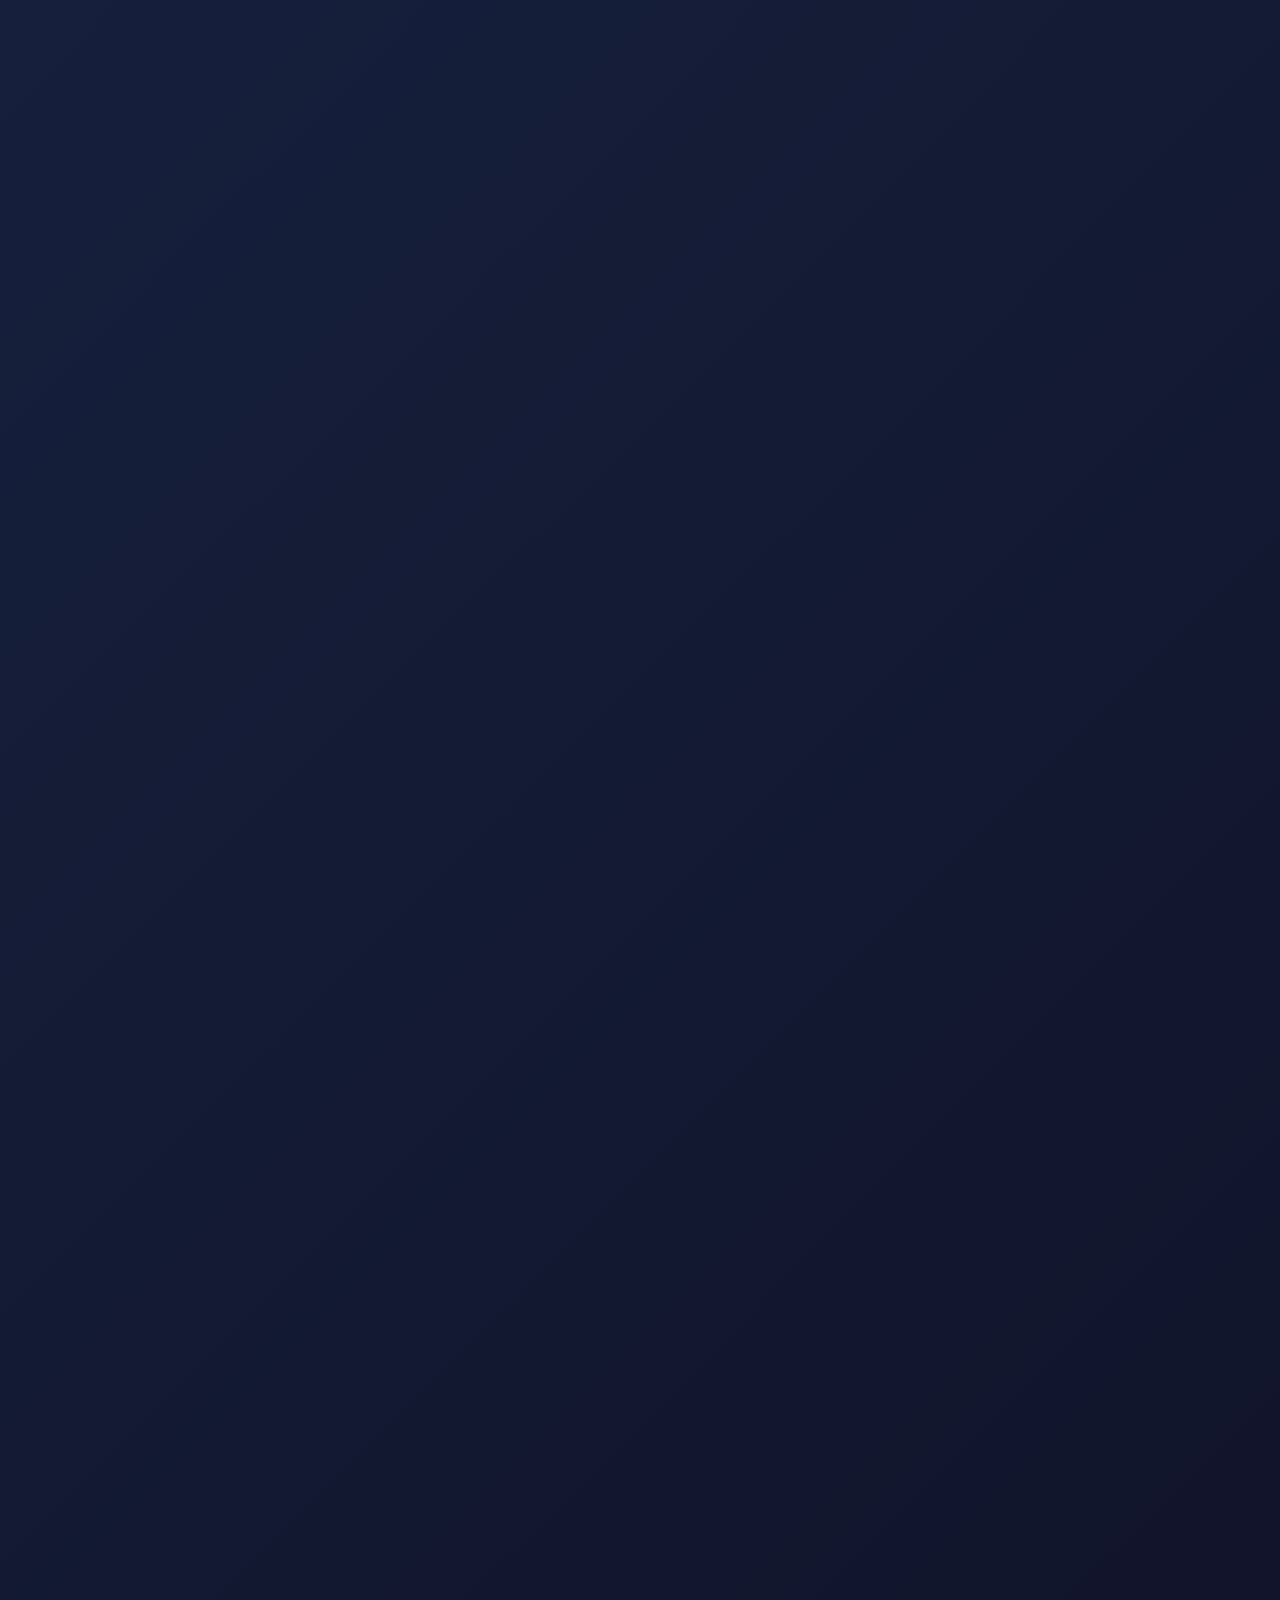
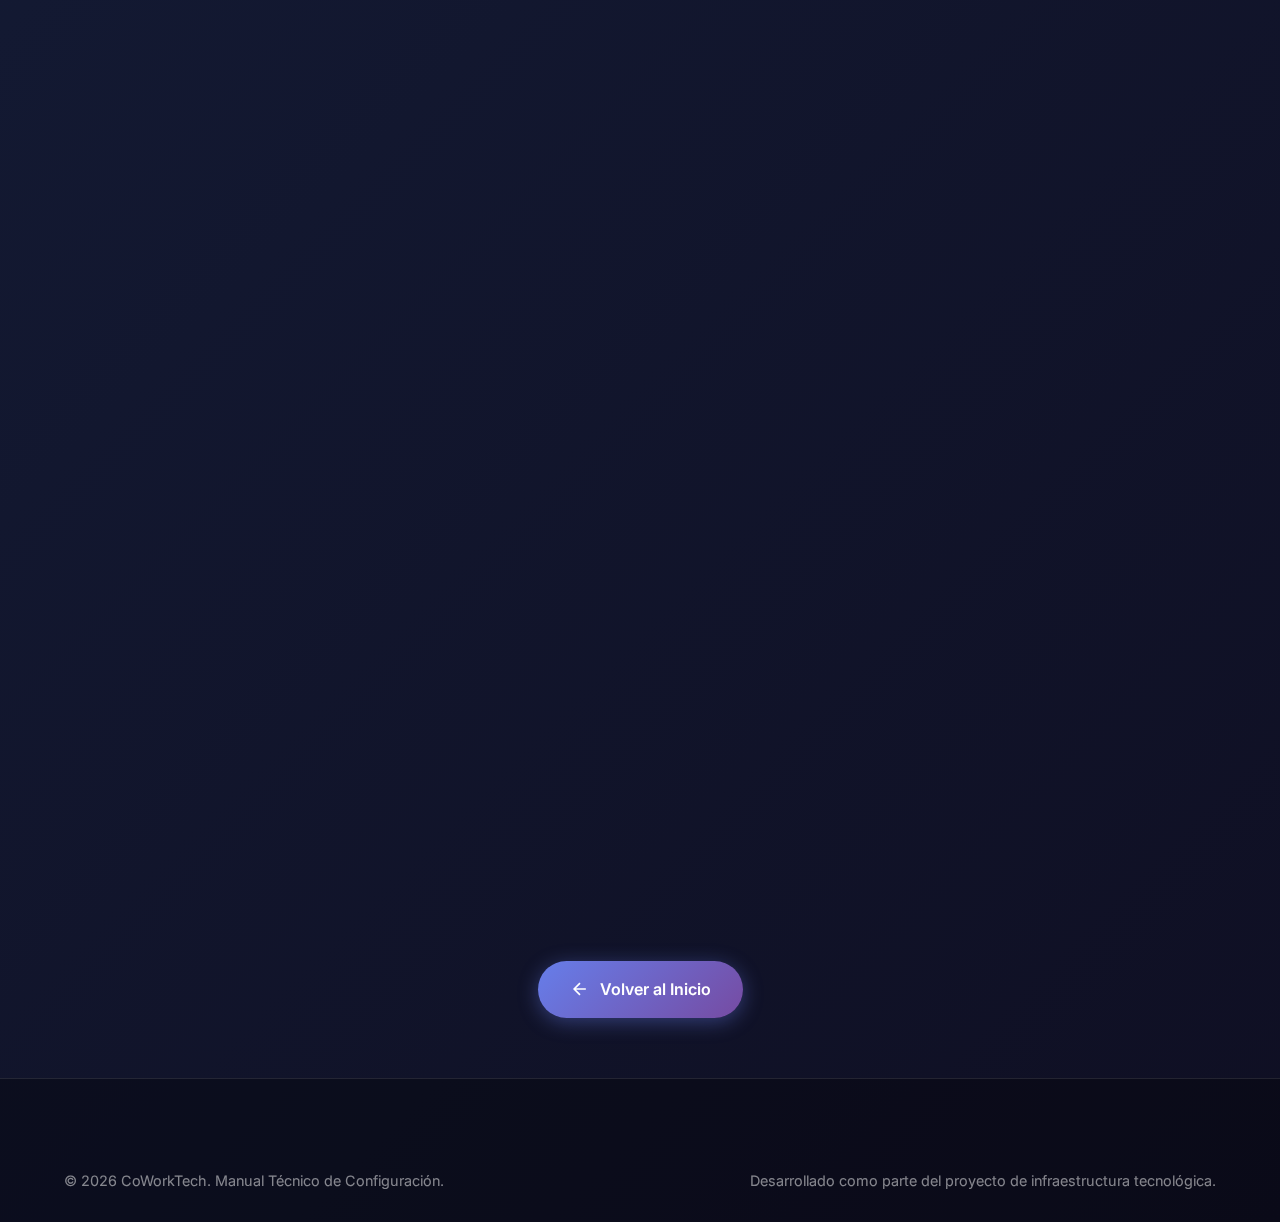
<file: manual.html>
<!DOCTYPE html>
<html lang="es">

<head>
    <meta charset="UTF-8">
    <meta name="viewport" content="width=device-width, initial-scale=1.0">
    <meta name="description" content="Manual Técnico de Configuración de Equipos y Servicios - Coworking Tech Space">
    <title>Manual Técnico | CoWorkTech</title>
    <link rel="preconnect" href="https://fonts.googleapis.com">
    <link rel="preconnect" href="https://fonts.gstatic.com" crossorigin>
    <link
        href="https://fonts.googleapis.com/css2?family=SF+Pro+Display:wght@300;400;500;600;700&family=Inter:wght@300;400;500;600;700&display=swap"
        rel="stylesheet">
    <link rel="stylesheet" href="styles.css">
    <link rel="stylesheet" href="manual.css">
</head>

<body>
    <!-- Animated Background -->
    <div class="animated-bg">
        <div class="blob blob-1"></div>
        <div class="blob blob-2"></div>
        <div class="blob blob-3"></div>
        <div class="blob blob-4"></div>
    </div>

    <!-- Navigation -->
    <nav class="navbar scrolled">
        <div class="nav-container">
            <a href="index.html" class="logo">
                <span class="logo-icon">◈</span>
                <span class="logo-text">CoWork<span class="accent">Tech</span></span>
            </a>
            <ul class="nav-links">
                <li><a href="index.html">← Volver al Inicio</a></li>
            </ul>
        </div>
    </nav>

    <!-- Manual Content -->
    <main class="manual-container">
        <header class="manual-header">
            <span class="section-tag">Documentación Técnica</span>
            <h1 class="manual-title">Manual Técnico de <span class="gradient-text">Configuración</span></h1>
            <p class="manual-subtitle">Configuración técnica de los equipos informáticos y servicios del espacio de
                coworking</p>
        </header>

        <!-- Table of Contents -->
        <nav class="toc glass-card">
            <h2>📋 Índice</h2>
            <ol class="toc-list">
                <li><a href="#equipos">Equipos Informáticos Instalados</a></li>
                <li><a href="#sistema">Configuración del Sistema Operativo</a></li>
                <li><a href="#red">Configuración de Servicios de Red</a></li>
                <li><a href="#servicios">Servicios Implementados</a></li>
                <li><a href="#pruebas">Pruebas Técnicas Realizadas</a></li>
                <li><a href="#checklist">Checklist de Configuración</a></li>
            </ol>
        </nav>

        <!-- Section 1: Equipos -->
        <section id="equipos" class="manual-section glass-card">
            <div class="section-number">01</div>
            <h2>Equipos Informáticos Instalados</h2>
            <p class="section-intro">Se han instalado <strong>14 equipos</strong> con Windows 11 Pro, diseñados para
                ofrecer un entorno de trabajo eficiente y estable.</p>

            <div class="subsection">
                <h3>1.1 Especificaciones Técnicas</h3>
                <div class="specs-table">
                    <div class="spec-row">
                        <span class="spec-name">🖥️ Procesador</span>
                        <span class="spec-value">Intel Core i5 (8ª generación o superior) o AMD Ryzen 5
                            equivalente</span>
                    </div>
                    <div class="spec-row">
                        <span class="spec-name">💾 Memoria RAM</span>
                        <span class="spec-value">8 GB (recomendado 16 GB para multitarea o software avanzado)</span>
                    </div>
                    <div class="spec-row">
                        <span class="spec-name">💿 Disco</span>
                        <span class="spec-value">SSD 512 GB para alto rendimiento</span>
                    </div>
                    <div class="spec-row">
                        <span class="spec-name">🌐 Conectividad</span>
                        <span class="spec-value">
                            <ul>
                                <li>Tarjeta de red Gigabit 10/100/1000 Mbps</li>
                                <li>Wi-Fi 6 (802.11ax)</li>
                            </ul>
                        </span>
                    </div>
                    <div class="spec-row">
                        <span class="spec-name">🔒 Seguridad</span>
                        <span class="spec-value">
                            <ul>
                                <li>TPM 2.0</li>
                                <li>Arranque seguro (UEFI Secure Boot)</li>
                            </ul>
                        </span>
                    </div>
                    <div class="spec-row">
                        <span class="spec-name">🔌 Puertos</span>
                        <span class="spec-value">USB 3.0, HDMI o DisplayPort, RJ45</span>
                    </div>
                    <div class="spec-row">
                        <span class="spec-name">🖥️ Pantalla</span>
                        <span class="spec-value">24" Full HD</span>
                    </div>
                    <div class="spec-row">
                        <span class="spec-name">🔗 Acceso remoto</span>
                        <span class="spec-value">Compatible con Remote Desktop Protocol (RDP)</span>
                    </div>
                </div>
            </div>

            <div class="subsection">
                <h3>1.2 Periféricos incluidos</h3>
                <ul class="feature-list">
                    <li>Teclado y ratón inalámbricos</li>
                    <li>Monitor externo adicional de 24" opcional</li>
                </ul>
            </div>
        </section>

        <!-- Section 2: Sistema Operativo -->
        <section id="sistema" class="manual-section glass-card">
            <div class="section-number">02</div>
            <h2>Configuración del Sistema Operativo</h2>

            <div class="subsection">
                <h3>2.1 Parámetros iniciales</h3>
                <ul class="feature-list">
                    <li>Instalación limpia de Windows 11 Pro</li>
                    <li>Habilitación de Secure Boot</li>
                    <li>Activación automática de Windows</li>
                    <li>Configuración de usuario estándar + usuario administrador</li>
                </ul>
            </div>

            <div class="subsection">
                <h3>2.2 Política de seguridad</h3>
                <div class="info-cards">
                    <div class="info-card">
                        <span class="info-icon">🔑</span>
                        <div>
                            <strong>Contraseña</strong>
                            <p>Mínimo 8 caracteres</p>
                        </div>
                    </div>
                    <div class="info-card">
                        <span class="info-icon">⏱️</span>
                        <div>
                            <strong>Expiración</strong>
                            <p>Cada 180 días</p>
                        </div>
                    </div>
                    <div class="info-card">
                        <span class="info-icon">🔄</span>
                        <div>
                            <strong>Windows Update</strong>
                            <p>Modo automático</p>
                        </div>
                    </div>
                    <div class="info-card">
                        <span class="info-icon">🛡️</span>
                        <div>
                            <strong>Antivirus</strong>
                            <p>Corporativo activo</p>
                        </div>
                    </div>
                </div>
            </div>

            <div class="subsection">
                <h3>2.3 Software instalado</h3>
                <ul class="feature-list">
                    <li>Suite ofimática (Microsoft Office o LibreOffice)</li>
                    <li>Navegadores actualizados (Edge / Chrome / Firefox)</li>
                    <li>Aplicación interna de gestión de reservas</li>
                    <li>Herramientas de soporte remoto</li>
                </ul>
            </div>
        </section>

        <!-- Section 3: Servicios de Red -->
        <section id="red" class="manual-section glass-card">
            <div class="section-number">03</div>
            <h2>Configuración de Servicios de Red</h2>
            <p class="section-intro">La red del coworking se ha diseñado para ser estable, segura y de fácil
                administración.</p>

            <div class="subsection">
                <h3>3.1 Dirección IP</h3>
                <div class="code-block">
                    <div class="code-line"><span class="code-key">Modo:</span> DHCP automático para usuarios</div>
                    <div class="code-line"><span class="code-key">Rango general:</span> 192.168.1.0/24</div>
                    <div class="code-line"><span class="code-key">Gateway:</span> 192.168.1.1</div>
                    <div class="code-line"><span class="code-key">DNS Primario:</span> 192.168.1.10 (servidor interno)
                    </div>
                    <div class="code-line"><span class="code-key">DNS Secundario:</span> 8.8.8.8</div>
                </div>
            </div>

            <div class="subsection">
                <h3>3.2 DHCP</h3>
                <div class="code-block">
                    <div class="code-line"><span class="code-key">Ámbito activo:</span> 192.168.1.20 – 192.168.1.200
                    </div>
                    <div class="code-line"><span class="code-key">Tiempo de concesión:</span> 8 días</div>
                    <div class="code-line"><span class="code-key">Reservas:</span> Opcionales para impresoras y
                        dispositivos críticos</div>
                </div>
            </div>

            <div class="subsection">
                <h3>3.3 DNS</h3>
                <div class="code-block">
                    <div class="code-line"><span class="code-key">Zona principal:</span> coworking.local</div>
                    <div class="code-line code-comment">// Registros configurados</div>
                    <div class="code-line"><span class="code-host">server.coworking.local</span> → 192.168.1.10</div>
                    <div class="code-line"><span class="code-host">printer01.coworking.local</span> → 192.168.1.50</div>
                    <div class="code-line code-comment">// Alias (CNAME)</div>
                    <div class="code-line"><span class="code-host">www</span> → server</div>
                </div>
            </div>

            <div class="subsection">
                <h3>3.4 Tabla de Direcciones IP</h3>
                <p class="table-intro">Asignación completa de direcciones IP de todos los dispositivos de la red.</p>
                <div class="ip-table-wrapper">
                    <table class="ip-table">
                        <thead>
                            <tr>
                                <th>Dispositivo</th>
                                <th>Interfaz</th>
                                <th>Dirección IP</th>
                                <th>Máscara</th>
                                <th>Gateway</th>
                                <th>Tipo</th>
                                <th>Notas</th>
                            </tr>
                        </thead>
                        <tbody>
                            <!-- INFRAESTRUCTURA -->
                            <tr class="category-row">
                                <td colspan="7">🏗️ Infraestructura</td>
                            </tr>
                            <tr>
                                <td><span class="device-name">Router0</span></td>
                                <td>G0/0</td>
                                <td><code>192.168.1.1</code></td>
                                <td>/24</td>
                                <td>N/A</td>
                                <td><span class="badge badge-static">Estática</span></td>
                                <td>Gateway / DHCP / DNS</td>
                            </tr>
                            <tr>
                                <td><span class="device-name">Switch0</span></td>
                                <td>VLAN 1</td>
                                <td><code>192.168.1.2</code></td>
                                <td>/24</td>
                                <td><code>192.168.1.1</code></td>
                                <td><span class="badge badge-static">Estática</span></td>
                                <td>Gestión (SVI)</td>
                            </tr>

                            <!-- SERVICIOS -->
                            <tr class="category-row">
                                <td colspan="7">🖥️ Servicios</td>
                            </tr>
                            <tr>
                                <td><span class="device-name">Server0</span></td>
                                <td>FastEth0</td>
                                <td><code>192.168.1.10</code></td>
                                <td>/24</td>
                                <td><code>192.168.1.1</code></td>
                                <td><span class="badge badge-static">Estática</span></td>
                                <td>Servidor de archivos</td>
                            </tr>
                            <tr>
                                <td><span class="device-name">Printer0</span></td>
                                <td>FastEth0</td>
                                <td><code>192.168.1.20</code></td>
                                <td>/24</td>
                                <td><code>192.168.1.1</code></td>
                                <td><span class="badge badge-static">Estática</span></td>
                                <td>Impresora de red</td>
                            </tr>

                            <!-- EQUIPOS MÓVILES -->
                            <tr class="category-row">
                                <td colspan="7">💻 Equipos Móviles <span class="range-tag">(Rango DHCP)</span></td>
                            </tr>
                            <tr>
                                <td><span class="device-name">Laptop0</span></td>
                                <td>Wireless</td>
                                <td><code>192.168.1.50</code></td>
                                <td>/24</td>
                                <td><code>192.168.1.1</code></td>
                                <td><span class="badge badge-dynamic">Dinámica</span></td>
                                <td></td>
                            </tr>
                            <tr>
                                <td><span class="device-name">Laptop1</span></td>
                                <td>Wireless</td>
                                <td><code>192.168.1.51</code></td>
                                <td>/24</td>
                                <td><code>192.168.1.1</code></td>
                                <td><span class="badge badge-dynamic">Dinámica</span></td>
                                <td></td>
                            </tr>

                            <!-- ORDENADORES -->
                            <tr class="category-row">
                                <td colspan="7">🖥️ Ordenadores <span class="range-tag">(Rango DHCP)</span></td>
                            </tr>
                            <tr>
                                <td><span class="device-name">PC0</span></td>
                                <td>FastEth0</td>
                                <td><code>192.168.1.52</code></td>
                                <td>/24</td>
                                <td><code>192.168.1.1</code></td>
                                <td><span class="badge badge-dynamic">Dinámica</span></td>
                                <td></td>
                            </tr>
                            <tr>
                                <td><span class="device-name">PC1</span></td>
                                <td>FastEth0</td>
                                <td><code>192.168.1.53</code></td>
                                <td>/24</td>
                                <td><code>192.168.1.1</code></td>
                                <td><span class="badge badge-dynamic">Dinámica</span></td>
                                <td></td>
                            </tr>
                            <tr>
                                <td><span class="device-name">PC2</span></td>
                                <td>FastEth0</td>
                                <td><code>192.168.1.54</code></td>
                                <td>/24</td>
                                <td><code>192.168.1.1</code></td>
                                <td><span class="badge badge-dynamic">Dinámica</span></td>
                                <td></td>
                            </tr>
                            <tr>
                                <td><span class="device-name">PC3</span></td>
                                <td>FastEth0</td>
                                <td><code>192.168.1.55</code></td>
                                <td>/24</td>
                                <td><code>192.168.1.1</code></td>
                                <td><span class="badge badge-dynamic">Dinámica</span></td>
                                <td></td>
                            </tr>
                            <tr>
                                <td><span class="device-name">PC4</span></td>
                                <td>FastEth0</td>
                                <td><code>192.168.1.56</code></td>
                                <td>/24</td>
                                <td><code>192.168.1.1</code></td>
                                <td><span class="badge badge-dynamic">Dinámica</span></td>
                                <td></td>
                            </tr>
                            <tr>
                                <td><span class="device-name">PC5</span></td>
                                <td>FastEth0</td>
                                <td><code>192.168.1.57</code></td>
                                <td>/24</td>
                                <td><code>192.168.1.1</code></td>
                                <td><span class="badge badge-dynamic">Dinámica</span></td>
                                <td></td>
                            </tr>
                            <tr>
                                <td><span class="device-name">PC6</span></td>
                                <td>FastEth0</td>
                                <td><code>192.168.1.58</code></td>
                                <td>/24</td>
                                <td><code>192.168.1.1</code></td>
                                <td><span class="badge badge-dynamic">Dinámica</span></td>
                                <td>Añadido</td>
                            </tr>
                            <tr>
                                <td><span class="device-name">PC7</span></td>
                                <td>FastEth0</td>
                                <td><code>192.168.1.59</code></td>
                                <td>/24</td>
                                <td><code>192.168.1.1</code></td>
                                <td><span class="badge badge-dynamic">Dinámica</span></td>
                                <td></td>
                            </tr>
                            <tr>
                                <td><span class="device-name">PC8</span></td>
                                <td>FastEth0</td>
                                <td><code>192.168.1.60</code></td>
                                <td>/24</td>
                                <td><code>192.168.1.1</code></td>
                                <td><span class="badge badge-dynamic">Dinámica</span></td>
                                <td></td>
                            </tr>
                            <tr>
                                <td><span class="device-name">PC9</span></td>
                                <td>FastEth0</td>
                                <td><code>192.168.1.61</code></td>
                                <td>/24</td>
                                <td><code>192.168.1.1</code></td>
                                <td><span class="badge badge-dynamic">Dinámica</span></td>
                                <td></td>
                            </tr>
                            <tr>
                                <td><span class="device-name">PC10</span></td>
                                <td>FastEth0</td>
                                <td><code>192.168.1.62</code></td>
                                <td>/24</td>
                                <td><code>192.168.1.1</code></td>
                                <td><span class="badge badge-dynamic">Dinámica</span></td>
                                <td></td>
                            </tr>
                            <tr>
                                <td><span class="device-name">PC11</span></td>
                                <td>FastEth0</td>
                                <td><code>192.168.1.63</code></td>
                                <td>/24</td>
                                <td><code>192.168.1.1</code></td>
                                <td><span class="badge badge-dynamic">Dinámica</span></td>
                                <td></td>
                            </tr>
                            <tr>
                                <td><span class="device-name">PC12</span></td>
                                <td>FastEth0</td>
                                <td><code>192.168.1.64</code></td>
                                <td>/24</td>
                                <td><code>192.168.1.1</code></td>
                                <td><span class="badge badge-dynamic">Dinámica</span></td>
                                <td></td>
                            </tr>
                            <tr>
                                <td><span class="device-name">PC13</span></td>
                                <td>FastEth0</td>
                                <td><code>192.168.1.65</code></td>
                                <td>/24</td>
                                <td><code>192.168.1.1</code></td>
                                <td><span class="badge badge-dynamic">Dinámica</span></td>
                                <td></td>
                            </tr>
                            <tr>
                                <td><span class="device-name">PC14</span></td>
                                <td>FastEth0</td>
                                <td><code>192.168.1.66</code></td>
                                <td>/24</td>
                                <td><code>192.168.1.1</code></td>
                                <td><span class="badge badge-dynamic">Dinámica</span></td>
                                <td></td>
                            </tr>
                        </tbody>
                    </table>
                </div>
            </div>
        </section>

        <!-- Section 4: Servicios Implementados -->
        <section id="servicios" class="manual-section glass-card">
            <div class="section-number">04</div>
            <h2>Servicios Implementados</h2>

            <div class="subsection">
                <h3>4.1 Servidor principal</h3>
                <p>El servidor local del coworking proporciona los siguientes servicios:</p>
                <div class="service-grid">
                    <div class="service-item">
                        <span class="service-icon">📡</span>
                        <strong>DHCP</strong>
                        <p>Asignación de direcciones IP</p>
                    </div>
                    <div class="service-item">
                        <span class="service-icon">🌐</span>
                        <strong>DNS</strong>
                        <p>Resolución interna</p>
                    </div>
                    <div class="service-item">
                        <span class="service-icon">📁</span>
                        <strong>File Server</strong>
                        <p>Carpetas compartidas</p>
                    </div>
                </div>
                <div class="code-block">
                    <div class="code-line code-comment">// Estructura de carpetas compartidas</div>
                    <div class="code-line"><span class="code-folder">/public</span> → acceso permitido a todos</div>
                    <div class="code-line"><span class="code-folder">/staff</span> → solo personal autorizado</div>
                </div>
            </div>

            <div class="subsection">
                <h3>4.2 Servicios para usuarios</h3>
                <ul class="feature-list">
                    <li>Internet de alta velocidad</li>
                    <li>Impresión centralizada</li>
                    <li>Acceso a red Wi-Fi</li>
                    <li>Aplicación de gestión de reservas</li>
                </ul>
            </div>

            <div class="subsection">
                <h3>4.3 Seguridad general</h3>
                <div class="security-grid">
                    <div class="security-item">
                        <span class="security-badge">WPA3</span>
                        <p>Red Wi-Fi protegida</p>
                    </div>
                    <div class="security-item">
                        <span class="security-badge">Firewall</span>
                        <p>Permitir HTTP(S), restringir segmentos</p>
                    </div>
                    <div class="security-item">
                        <span class="security-badge">RDP</span>
                        <p>Solo para soporte técnico</p>
                    </div>
                </div>
            </div>
        </section>

        <!-- Section 5: Pruebas -->
        <section id="pruebas" class="manual-section glass-card">
            <div class="section-number">05</div>
            <h2>Pruebas Técnicas Realizadas</h2>

            <div class="subsection">
                <h3>5.1 Pruebas de conectividad</h3>
                <ul class="feature-list check-list">
                    <li>Comunicación exitosa entre todos los PCs</li>
                    <li>Resolución DNS funcional</li>
                    <li>DHCP asigna direcciones sin incidencias</li>
                </ul>
            </div>

            <div class="subsection">
                <h3>5.2 Resultados</h3>
                <div class="result-banner success">
                    <span class="result-icon">✓</span>
                    <div>
                        <strong>No se detectaron incidencias</strong>
                        <p>Todas las pruebas completadas satisfactoriamente</p>
                    </div>
                </div>
            </div>
        </section>

        <!-- Section 6: Checklist -->
        <section id="checklist" class="manual-section glass-card">
            <div class="section-number">06</div>
            <h2>Checklist de Configuración</h2>

            <div class="checklist-grid">
                <div class="checklist-item completed">
                    <span class="check-mark">✓</span>
                    <span>Equipos configurados y actualizados</span>
                </div>
                <div class="checklist-item completed">
                    <span class="check-mark">✓</span>
                    <span>Servicios de red operativos</span>
                </div>
                <div class="checklist-item completed">
                    <span class="check-mark">✓</span>
                    <span>Seguridad aplicada</span>
                </div>
                <div class="checklist-item completed">
                    <span class="check-mark">✓</span>
                    <span>Pruebas validadas</span>
                </div>
            </div>
        </section>

        <!-- Back to Home -->
        <div class="back-home">
            <a href="index.html" class="btn btn-primary">
                <svg width="20" height="20" viewBox="0 0 24 24" fill="none" stroke="currentColor" stroke-width="2">
                    <path d="M19 12H5M12 19l-7-7 7-7" />
                </svg>
                <span>Volver al Inicio</span>
            </a>
        </div>
    </main>

    <!-- Footer -->
    <footer class="footer">
        <div class="footer-bottom">
            <p>&copy; 2026 CoWorkTech. Manual Técnico de Configuración.</p>
            <p class="project-credit">Desarrollado como parte del proyecto de infraestructura tecnológica.</p>
        </div>
    </footer>

    <script src="script.js"></script>
</body>

</html>
</file>
<file: styles.css>
/* ========================================
   iOS 26 Liquid Glassy Style - CoWorkTech
   ======================================== */

/* CSS Variables */
:root {
    /* Colors */
    --primary: #007AFF;
    --primary-light: #5AC8FA;
    --primary-dark: #0056CC;
    --accent: #FF2D55;
    --success: #34C759;
    --warning: #FF9500;

    /* Glassmorphism */
    --glass-bg: rgba(255, 255, 255, 0.15);
    --glass-bg-light: rgba(255, 255, 255, 0.25);
    --glass-bg-dark: rgba(0, 0, 0, 0.1);
    --glass-border: rgba(255, 255, 255, 0.3);
    --glass-shadow: 0 8px 32px rgba(0, 0, 0, 0.1);

    /* Text */
    --text-primary: #1D1D1F;
    --text-secondary: #86868B;
    --text-light: #FFFFFF;

    /* Gradients */
    --gradient-primary: linear-gradient(135deg, #667eea 0%, #764ba2 100%);
    --gradient-accent: linear-gradient(135deg, #f093fb 0%, #f5576c 100%);
    --gradient-blue: linear-gradient(135deg, #667eea 0%, #5AC8FA 100%);
    --gradient-mesh:
        radial-gradient(at 40% 20%, hsla(217, 100%, 65%, 0.4) 0px, transparent 50%),
        radial-gradient(at 80% 0%, hsla(189, 100%, 56%, 0.3) 0px, transparent 50%),
        radial-gradient(at 0% 50%, hsla(280, 100%, 70%, 0.3) 0px, transparent 50%),
        radial-gradient(at 80% 50%, hsla(340, 100%, 65%, 0.3) 0px, transparent 50%),
        radial-gradient(at 0% 100%, hsla(22, 100%, 60%, 0.2) 0px, transparent 50%),
        radial-gradient(at 80% 100%, hsla(242, 100%, 65%, 0.2) 0px, transparent 50%),
        radial-gradient(at 0% 0%, hsla(257, 100%, 70%, 0.2) 0px, transparent 50%);

    /* Spacing */
    --section-padding: 100px 5%;
    --card-padding: 32px;
    --border-radius: 24px;
    --border-radius-sm: 16px;
    --border-radius-xs: 12px;

    /* Transitions */
    --transition-fast: 0.2s cubic-bezier(0.4, 0, 0.2, 1);
    --transition-smooth: 0.4s cubic-bezier(0.4, 0, 0.2, 1);
    --transition-bounce: 0.5s cubic-bezier(0.68, -0.55, 0.265, 1.55);
}

/* Reset & Base */
*,
*::before,
*::after {
    margin: 0;
    padding: 0;
    box-sizing: border-box;
}

html {
    scroll-behavior: smooth;
}

body {
    font-family: 'Inter', -apple-system, BlinkMacSystemFont, 'SF Pro Display', sans-serif;
    background: linear-gradient(135deg, #1a1a2e 0%, #16213e 50%, #0f0f23 100%);
    color: var(--text-light);
    line-height: 1.6;
    overflow-x: hidden;
    min-height: 100vh;
}

/* Animated Background */
.animated-bg {
    position: fixed;
    top: 0;
    left: 0;
    width: 100%;
    height: 100%;
    z-index: -1;
    overflow: hidden;
    background: linear-gradient(135deg, #1a1a2e 0%, #16213e 50%, #0f0f23 100%);
}

.blob {
    position: absolute;
    border-radius: 50%;
    filter: blur(80px);
    opacity: 0.6;
    animation: float 20s ease-in-out infinite;
}

.blob-1 {
    width: 600px;
    height: 600px;
    background: linear-gradient(135deg, #667eea, #764ba2);
    top: -20%;
    left: -10%;
    animation-delay: 0s;
}

.blob-2 {
    width: 500px;
    height: 500px;
    background: linear-gradient(135deg, #5AC8FA, #34C759);
    top: 50%;
    right: -15%;
    animation-delay: -5s;
}

.blob-3 {
    width: 400px;
    height: 400px;
    background: linear-gradient(135deg, #FF2D55, #FF9500);
    bottom: -10%;
    left: 30%;
    animation-delay: -10s;
}

.blob-4 {
    width: 350px;
    height: 350px;
    background: linear-gradient(135deg, #007AFF, #5856D6);
    top: 20%;
    right: 30%;
    animation-delay: -15s;
}

@keyframes float {

    0%,
    100% {
        transform: translate(0, 0) rotate(0deg) scale(1);
    }

    25% {
        transform: translate(50px, -50px) rotate(90deg) scale(1.1);
    }

    50% {
        transform: translate(-30px, 30px) rotate(180deg) scale(0.95);
    }

    75% {
        transform: translate(-50px, -30px) rotate(270deg) scale(1.05);
    }
}

/* Glass Card Base */
.glass-card {
    background: linear-gradient(135deg, rgba(255, 255, 255, 0.1) 0%, rgba(255, 255, 255, 0.05) 100%);
    backdrop-filter: blur(20px);
    -webkit-backdrop-filter: blur(20px);
    border-radius: var(--border-radius);
    border: 1px solid rgba(255, 255, 255, 0.18);
    box-shadow:
        0 8px 32px rgba(0, 0, 0, 0.2),
        inset 0 1px 0 rgba(255, 255, 255, 0.15),
        inset 0 -1px 0 rgba(0, 0, 0, 0.1);
    transition: transform var(--transition-smooth), box-shadow var(--transition-smooth), border-color var(--transition-smooth);
    position: relative;
    overflow: hidden;
}

.glass-card::before {
    content: '';
    position: absolute;
    top: 0;
    left: 0;
    right: 0;
    height: 1px;
    background: linear-gradient(90deg, transparent, rgba(255, 255, 255, 0.3), transparent);
}

.glass-card:hover {
    transform: translateY(-8px);
    border-color: rgba(102, 126, 234, 0.3);
    box-shadow:
        0 25px 70px rgba(0, 0, 0, 0.35),
        inset 0 1px 0 rgba(255, 255, 255, 0.2),
        0 0 40px rgba(102, 126, 234, 0.1);
}

/* ========================================
   Navigation
   ======================================== */
.navbar {
    position: fixed;
    top: 0;
    left: 0;
    right: 0;
    z-index: 1000;
    padding: 16px 5%;
    transition: all var(--transition-smooth);
}

.navbar.scrolled {
    background: rgba(26, 26, 46, 0.8);
    backdrop-filter: blur(20px);
    -webkit-backdrop-filter: blur(20px);
    border-bottom: 1px solid rgba(255, 255, 255, 0.1);
}

.nav-container {
    max-width: 1400px;
    margin: 0 auto;
    display: flex;
    justify-content: space-between;
    align-items: center;
}

.logo {
    display: flex;
    align-items: center;
    gap: 10px;
    font-size: 1.5rem;
    font-weight: 700;
    text-decoration: none;
    color: var(--text-light);
}

.logo-icon {
    font-size: 1.8rem;
    background: var(--gradient-primary);
    -webkit-background-clip: text;
    -webkit-text-fill-color: transparent;
    background-clip: text;
}

.logo-text .accent {
    background: var(--gradient-blue);
    -webkit-background-clip: text;
    -webkit-text-fill-color: transparent;
    background-clip: text;
}

.nav-links {
    display: flex;
    align-items: center;
    gap: 32px;
    list-style: none;
}

.nav-links a {
    color: rgba(255, 255, 255, 0.8);
    text-decoration: none;
    font-size: 0.95rem;
    font-weight: 500;
    transition: color var(--transition-fast);
    position: relative;
}

.nav-links a:not(.btn-nav):hover {
    color: var(--text-light);
}

.nav-links a:not(.btn-nav)::after {
    content: '';
    position: absolute;
    bottom: -4px;
    left: 0;
    width: 0;
    height: 2px;
    background: var(--gradient-blue);
    transition: width var(--transition-fast);
}

.nav-links a:not(.btn-nav):hover::after {
    width: 100%;
}

.btn-nav {
    background: rgba(255, 255, 255, 0.15);
    padding: 10px 24px;
    border-radius: 50px;
    backdrop-filter: blur(10px);
    border: 1px solid rgba(255, 255, 255, 0.2);
}

.btn-nav:hover {
    background: rgba(255, 255, 255, 0.25);
}

.menu-toggle {
    display: none;
    flex-direction: column;
    gap: 5px;
    cursor: pointer;
}

.menu-toggle span {
    width: 25px;
    height: 2px;
    background: var(--text-light);
    transition: all var(--transition-fast);
}

/* ========================================
   Hero Section
   ======================================== */
.hero {
    min-height: 100vh;
    display: flex;
    align-items: center;
    padding: 120px 5% 80px;
    position: relative;
    gap: 60px;
}

.hero-content {
    flex: 1;
    max-width: 700px;
}

.hero-badge {
    display: inline-flex;
    align-items: center;
    gap: 10px;
    background: rgba(52, 199, 89, 0.15);
    padding: 8px 20px;
    border-radius: 50px;
    font-size: 0.85rem;
    color: var(--success);
    margin-bottom: 24px;
    border: 1px solid rgba(52, 199, 89, 0.3);
}

.pulse {
    width: 8px;
    height: 8px;
    background: var(--success);
    border-radius: 50%;
    animation: pulse 2s ease-in-out infinite;
}

@keyframes pulse {

    0%,
    100% {
        opacity: 1;
        transform: scale(1);
    }

    50% {
        opacity: 0.5;
        transform: scale(1.5);
    }
}

.hero-title {
    font-size: clamp(2.5rem, 5vw, 4rem);
    font-weight: 700;
    line-height: 1.1;
    margin-bottom: 24px;
    letter-spacing: -0.02em;
}

.gradient-text {
    background: var(--gradient-blue);
    -webkit-background-clip: text;
    -webkit-text-fill-color: transparent;
    background-clip: text;
}

.hero-subtitle {
    font-size: 1.15rem;
    color: rgba(255, 255, 255, 0.7);
    margin-bottom: 40px;
    line-height: 1.7;
}

.hero-buttons {
    display: flex;
    gap: 16px;
    margin-bottom: 60px;
    flex-wrap: wrap;
}

/* Buttons */
.btn {
    display: inline-flex;
    align-items: center;
    gap: 10px;
    padding: 16px 32px;
    border-radius: 50px;
    font-size: 1rem;
    font-weight: 600;
    text-decoration: none;
    transition: all var(--transition-fast);
    cursor: pointer;
    border: none;
}

.btn-primary {
    background: var(--gradient-primary);
    color: var(--text-light);
    box-shadow: 0 4px 20px rgba(102, 126, 234, 0.4);
}

.btn-primary:hover {
    transform: translateY(-2px);
    box-shadow: 0 8px 30px rgba(102, 126, 234, 0.5);
}

.btn-secondary {
    background: rgba(255, 255, 255, 0.1);
    color: var(--text-light);
    border: 1px solid rgba(255, 255, 255, 0.2);
    backdrop-filter: blur(10px);
}

.btn-secondary:hover {
    background: rgba(255, 255, 255, 0.2);
}

.btn-full {
    width: 100%;
    justify-content: center;
}

/* Hero Stats */
.hero-stats {
    display: flex;
    gap: 48px;
}

.stat-item {
    text-align: left;
}

.stat-number {
    display: block;
    font-size: 2.5rem;
    font-weight: 700;
    background: var(--gradient-blue);
    -webkit-background-clip: text;
    -webkit-text-fill-color: transparent;
    background-clip: text;
}

.stat-label {
    font-size: 0.9rem;
    color: rgba(255, 255, 255, 0.6);
}

/* Hero Visual */
.hero-visual {
    flex: 1;
    position: relative;
    height: 500px;
    display: flex;
    align-items: center;
    justify-content: center;
}

.floating-card {
    position: absolute;
    background: linear-gradient(135deg, rgba(255, 255, 255, 0.15), rgba(255, 255, 255, 0.05));
    backdrop-filter: blur(20px);
    -webkit-backdrop-filter: blur(20px);
    border-radius: 20px;
    padding: 16px 24px;
    border: 1px solid rgba(255, 255, 255, 0.25);
    display: flex;
    align-items: center;
    gap: 14px;
    animation: floatCard 6s ease-in-out infinite;
    box-shadow:
        0 8px 32px rgba(0, 0, 0, 0.25),
        inset 0 1px 0 rgba(255, 255, 255, 0.2);
    transition: transform var(--transition-fast), box-shadow var(--transition-fast);
}

.floating-card:hover {
    transform: scale(1.05);
    box-shadow:
        0 12px 40px rgba(0, 0, 0, 0.3),
        inset 0 1px 0 rgba(255, 255, 255, 0.3),
        0 0 20px rgba(102, 126, 234, 0.3);
}

.floating-card .card-icon {
    width: 44px;
    height: 44px;
    display: flex;
    align-items: center;
    justify-content: center;
    border-radius: 12px;
    background: linear-gradient(135deg, rgba(102, 126, 234, 0.3), rgba(90, 200, 250, 0.3));
    color: #5AC8FA;
}

.floating-card .card-icon svg {
    stroke: currentColor;
}

.floating-card span {
    font-weight: 600;
    font-size: 0.95rem;
    background: linear-gradient(135deg, #fff 0%, rgba(255, 255, 255, 0.8) 100%);
    -webkit-background-clip: text;
    -webkit-text-fill-color: transparent;
    background-clip: text;
}

.card-1 {
    top: 10%;
    left: 10%;
    animation-delay: 0s;
}

.card-1 .card-icon {
    background: linear-gradient(135deg, rgba(255, 149, 0, 0.3), rgba(255, 94, 58, 0.3));
    color: #FF9500;
}

.card-2 {
    top: 5%;
    right: 15%;
    animation-delay: -1.5s;
}

.card-2 .card-icon {
    background: linear-gradient(135deg, rgba(0, 122, 255, 0.3), rgba(90, 200, 250, 0.3));
    color: #5AC8FA;
}

.card-3 {
    bottom: 25%;
    left: 5%;
    animation-delay: -3s;
}

.card-3 .card-icon {
    background: linear-gradient(135deg, rgba(240, 147, 251, 0.3), rgba(245, 87, 108, 0.3));
    color: #f093fb;
}

.card-4 {
    bottom: 15%;
    right: 10%;
    animation-delay: -4.5s;
}

.card-4 .card-icon {
    background: linear-gradient(135deg, rgba(52, 199, 89, 0.3), rgba(90, 200, 250, 0.3));
    color: #34C759;
}

@keyframes floatCard {

    0%,
    100% {
        transform: translateY(0) rotate(0deg);
    }

    50% {
        transform: translateY(-20px) rotate(2deg);
    }
}

/* ========================================
   Section Headers
   ======================================== */
.section-header {
    text-align: center;
    max-width: 700px;
    margin: 0 auto 60px;
}

.section-tag {
    display: inline-block;
    background: linear-gradient(135deg, rgba(102, 126, 234, 0.2), rgba(90, 200, 250, 0.2));
    color: #5AC8FA;
    padding: 10px 24px;
    border-radius: 50px;
    font-size: 0.85rem;
    font-weight: 600;
    margin-bottom: 24px;
    border: 1px solid rgba(90, 200, 250, 0.3);
    text-transform: uppercase;
    letter-spacing: 1px;
    box-shadow: 0 4px 15px rgba(102, 126, 234, 0.2);
}

.section-title {
    font-size: clamp(2.2rem, 5vw, 3.2rem);
    font-weight: 800;
    margin-bottom: 20px;
    letter-spacing: -0.03em;
    line-height: 1.2;
    text-shadow: 0 4px 30px rgba(0, 0, 0, 0.3);
}

.section-title .gradient-text {
    background: linear-gradient(135deg, #667eea 0%, #5AC8FA 50%, #34C759 100%);
    background-size: 200% auto;
    -webkit-background-clip: text;
    -webkit-text-fill-color: transparent;
    background-clip: text;
    animation: gradient-flow 4s ease infinite;
}

@keyframes gradient-flow {
    0% {
        background-position: 0% center;
    }

    50% {
        background-position: 100% center;
    }

    100% {
        background-position: 0% center;
    }
}

.section-subtitle {
    font-size: 1.15rem;
    color: rgba(255, 255, 255, 0.7);
    max-width: 600px;
    margin: 0 auto;
    line-height: 1.7;
}

.section-subtitle {
    font-size: 1.1rem;
    color: rgba(255, 255, 255, 0.6);
}

/* ========================================
   Services Section
   ======================================== */
.services {
    padding: var(--section-padding);
}

.services-grid {
    display: grid;
    grid-template-columns: repeat(auto-fit, minmax(320px, 1fr));
    gap: 32px;
    max-width: 1200px;
    margin: 0 auto;
}

.service-category {
    padding: var(--card-padding);
    position: relative;
    overflow: hidden;
}

.service-category.featured {
    background: linear-gradient(135deg, rgba(102, 126, 234, 0.2) 0%, rgba(118, 75, 162, 0.2) 100%);
    border-color: rgba(102, 126, 234, 0.3);
}

.featured-badge {
    position: absolute;
    top: 20px;
    right: 20px;
    background: var(--gradient-primary);
    color: white;
    padding: 6px 14px;
    border-radius: 50px;
    font-size: 0.75rem;
    font-weight: 600;
}

.category-header {
    display: flex;
    align-items: center;
    gap: 16px;
    margin-bottom: 24px;
}

.category-icon {
    width: 60px;
    height: 60px;
    border-radius: 16px;
    display: flex;
    align-items: center;
    justify-content: center;
}

.category-icon.basic {
    background: linear-gradient(135deg, rgba(0, 122, 255, 0.2), rgba(90, 200, 250, 0.2));
    color: var(--primary-light);
}

.category-icon.premium {
    background: linear-gradient(135deg, rgba(102, 126, 234, 0.2), rgba(118, 75, 162, 0.2));
    color: #a78bfa;
}

.category-icon.complement {
    background: linear-gradient(135deg, rgba(52, 199, 89, 0.2), rgba(90, 200, 250, 0.2));
    color: var(--success);
}

.category-header h3 {
    font-size: 1.4rem;
    font-weight: 700;
    background: linear-gradient(135deg, #fff 0%, #a78bfa 100%);
    -webkit-background-clip: text;
    -webkit-text-fill-color: transparent;
    background-clip: text;
}

.service-list {
    list-style: none;
    display: flex;
    flex-direction: column;
    gap: 14px;
}

.service-list li {
    display: flex;
    align-items: flex-start;
    gap: 12px;
    font-size: 0.95rem;
    color: rgba(255, 255, 255, 0.8);
}

.check-icon {
    color: var(--success);
    font-weight: bold;
    flex-shrink: 0;
}

/* ========================================
   Spaces Section
   ======================================== */
.spaces {
    padding: var(--section-padding);
}

.spaces-showcase {
    display: grid;
    grid-template-columns: repeat(auto-fit, minmax(280px, 1fr));
    gap: 24px;
    max-width: 1200px;
    margin: 0 auto;
}

.space-card {
    padding: var(--card-padding);
    text-align: center;
}

.space-icon {
    width: 80px;
    height: 80px;
    background: linear-gradient(135deg, rgba(102, 126, 234, 0.2), rgba(90, 200, 250, 0.2));
    border-radius: 24px;
    display: flex;
    align-items: center;
    justify-content: center;
    margin: 0 auto 24px;
    color: var(--primary-light);
}

.space-image {
    width: 100%;
    max-width: 180px;
    height: 200px;
    margin: 0 auto 20px;
    display: flex;
    align-items: center;
    justify-content: center;
    background: linear-gradient(135deg, rgba(255, 255, 255, 0.05), rgba(255, 255, 255, 0.02));
    border-radius: 16px;
    padding: 16px;
    overflow: hidden;
}

.space-image img {
    max-width: 100%;
    max-height: 100%;
    object-fit: contain;
    filter: drop-shadow(0 8px 20px rgba(0, 0, 0, 0.3));
    transition: transform var(--transition-smooth);
}

.space-card:hover .space-image img {
    transform: scale(1.05);
}

.space-card h3 {
    font-size: 1.4rem;
    margin-bottom: 12px;
    font-weight: 700;
    background: linear-gradient(135deg, #fff 0%, #5AC8FA 100%);
    -webkit-background-clip: text;
    -webkit-text-fill-color: transparent;
    background-clip: text;
}

.space-card p {
    color: rgba(255, 255, 255, 0.7);
    margin-bottom: 20px;
    font-size: 0.95rem;
}

.space-features {
    display: flex;
    flex-wrap: wrap;
    gap: 8px;
    justify-content: center;
}

.space-features span {
    background: rgba(255, 255, 255, 0.1);
    padding: 6px 14px;
    border-radius: 50px;
    font-size: 0.8rem;
    color: rgba(255, 255, 255, 0.8);
}

/* ========================================
   Team Section
   ======================================== */
.team {
    padding: var(--section-padding);
}

.team-grid {
    display: grid;
    grid-template-columns: repeat(auto-fit, minmax(280px, 1fr));
    gap: 24px;
    max-width: 1200px;
    margin: 0 auto;
}

.team-member {
    padding: var(--card-padding);
    text-align: center;
}

.member-avatar {
    width: 100px;
    height: 100px;
    margin: 0 auto 20px;
    position: relative;
}

.avatar-placeholder {
    width: 100%;
    height: 100%;
    background: var(--gradient-primary);
    border-radius: 50%;
    display: flex;
    align-items: center;
    justify-content: center;
    font-size: 1.5rem;
    font-weight: 700;
    color: white;
}

.team-member h3 {
    font-size: 1.2rem;
    margin-bottom: 10px;
    font-weight: 700;
    background: linear-gradient(135deg, #fff 0%, #f093fb 100%);
    -webkit-background-clip: text;
    -webkit-text-fill-color: transparent;
    background-clip: text;
}

.member-role {
    display: inline-block;
    background: linear-gradient(135deg, rgba(102, 126, 234, 0.2), rgba(118, 75, 162, 0.2));
    color: #a78bfa;
    padding: 6px 16px;
    border-radius: 50px;
    font-size: 0.8rem;
    font-weight: 600;
    margin-bottom: 16px;
}

.team-member p {
    font-size: 0.9rem;
    color: rgba(255, 255, 255, 0.7);
    margin-bottom: 20px;
    line-height: 1.6;
}

.member-tags {
    display: flex;
    flex-wrap: wrap;
    gap: 8px;
    justify-content: center;
}

.member-tags span {
    background: rgba(255, 255, 255, 0.08);
    padding: 5px 12px;
    border-radius: 50px;
    font-size: 0.75rem;
    color: rgba(255, 255, 255, 0.7);
}

/* ========================================
   Technology Section
   ======================================== */
.technology {
    padding: var(--section-padding);
}

.tech-showcase {
    display: grid;
    grid-template-columns: repeat(auto-fit, minmax(400px, 1fr));
    gap: 32px;
    max-width: 1200px;
    margin: 0 auto 40px;
}

.tech-specs,
.tech-budget {
    padding: var(--card-padding);
}

.tech-specs-header {
    display: flex;
    flex-direction: column;
    align-items: center;
    text-align: center;
    margin-bottom: 32px;
    gap: 20px;
}

.tech-specs-header h3 {
    font-size: 1.4rem;
    margin: 0;
    background: linear-gradient(135deg, #fff 0%, #5AC8FA 100%);
    -webkit-background-clip: text;
    -webkit-text-fill-color: transparent;
    background-clip: text;
}

.tech-specs-image {
    width: 160px;
    height: 180px;
    display: flex;
    align-items: center;
    justify-content: center;
    background: linear-gradient(135deg, rgba(255, 255, 255, 0.08), rgba(255, 255, 255, 0.02));
    border-radius: 20px;
    padding: 16px;
    border: 1px solid rgba(255, 255, 255, 0.1);
}

.tech-specs-image img {
    max-width: 100%;
    max-height: 100%;
    object-fit: contain;
    filter: drop-shadow(0 12px 24px rgba(0, 0, 0, 0.5));
    transition: transform var(--transition-smooth);
}

.tech-specs:hover .tech-specs-image img {
    transform: scale(1.05);
}

.tech-budget h3 {
    font-size: 1.4rem;
    margin-bottom: 24px;
    background: linear-gradient(135deg, #fff 0%, #34C759 100%);
    -webkit-background-clip: text;
    -webkit-text-fill-color: transparent;
    background-clip: text;
}

.specs-grid {
    display: grid;
    grid-template-columns: repeat(2, 1fr);
    gap: 20px;
}

.spec-item {
    display: flex;
    align-items: center;
    gap: 16px;
}

.spec-icon {
    width: 48px;
    height: 48px;
    background: rgba(102, 126, 234, 0.15);
    border-radius: 12px;
    display: flex;
    align-items: center;
    justify-content: center;
    color: #667eea;
    flex-shrink: 0;
}

.spec-info {
    display: flex;
    flex-direction: column;
    gap: 2px;
}

.spec-label {
    font-size: 0.8rem;
    color: rgba(255, 255, 255, 0.5);
}

.spec-value {
    font-weight: 600;
    font-size: 0.95rem;
}

/* Budget */
.budget-items {
    display: flex;
    flex-direction: column;
    gap: 16px;
}

.budget-item {
    display: flex;
    justify-content: space-between;
    align-items: center;
    padding-bottom: 16px;
    border-bottom: 1px solid rgba(255, 255, 255, 0.1);
}

.budget-label {
    color: rgba(255, 255, 255, 0.8);
    font-size: 0.95rem;
}

.budget-price {
    font-weight: 600;
    color: var(--text-light);
}

.budget-total {
    display: flex;
    justify-content: space-between;
    align-items: center;
    padding-top: 8px;
    font-size: 1.1rem;
    font-weight: 600;
}

.total-price {
    font-size: 1.5rem;
    background: var(--gradient-blue);
    -webkit-background-clip: text;
    -webkit-text-fill-color: transparent;
    background-clip: text;
}

/* Methodology */
.methodology {
    max-width: 1200px;
    margin: 0 auto;
    padding: var(--card-padding);
}

.method-header {
    display: flex;
    align-items: center;
    gap: 20px;
    margin-bottom: 32px;
}

.method-icon {
    width: 64px;
    height: 64px;
    background: linear-gradient(135deg, rgba(52, 199, 89, 0.2), rgba(90, 200, 250, 0.2));
    border-radius: 16px;
    display: flex;
    align-items: center;
    justify-content: center;
    color: var(--success);
}

.method-header h3 {
    font-size: 1.4rem;
    margin-bottom: 4px;
}

.method-header p {
    color: rgba(255, 255, 255, 0.6);
    font-size: 0.95rem;
}

.sprint-timeline {
    display: grid;
    grid-template-columns: repeat(4, 1fr);
    gap: 24px;
    position: relative;
}

.sprint-timeline::before {
    content: '';
    position: absolute;
    top: 20px;
    left: 40px;
    right: 40px;
    height: 2px;
    background: rgba(255, 255, 255, 0.1);
}

.sprint-item {
    text-align: center;
}

.sprint-marker {
    width: 40px;
    height: 40px;
    background: rgba(255, 255, 255, 0.1);
    border-radius: 50%;
    display: flex;
    align-items: center;
    justify-content: center;
    font-weight: 700;
    margin: 0 auto 16px;
    position: relative;
    z-index: 1;
    transition: all var(--transition-fast);
}

.sprint-marker.active {
    background: var(--gradient-primary);
    box-shadow: 0 4px 20px rgba(102, 126, 234, 0.4);
}

.sprint-content h4 {
    font-size: 1rem;
    margin-bottom: 4px;
}

.sprint-content p {
    font-size: 0.85rem;
    color: rgba(255, 255, 255, 0.6);
}

/* ========================================
   Phases Section
   ======================================== */
.phases {
    padding: var(--section-padding);
}

.phases-container {
    display: grid;
    grid-template-columns: repeat(auto-fit, minmax(260px, 1fr));
    gap: 24px;
    max-width: 1200px;
    margin: 0 auto;
}

.phase-card {
    padding: var(--card-padding);
    position: relative;
}

.phase-number {
    font-size: 3rem;
    font-weight: 800;
    background: linear-gradient(135deg, rgba(102, 126, 234, 0.3), rgba(118, 75, 162, 0.3));
    -webkit-background-clip: text;
    -webkit-text-fill-color: transparent;
    background-clip: text;
    margin-bottom: 16px;
}

.phase-card h3 {
    font-size: 1.25rem;
    margin-bottom: 12px;
    font-weight: 700;
    background: linear-gradient(135deg, #fff 0%, #FF9500 100%);
    -webkit-background-clip: text;
    -webkit-text-fill-color: transparent;
    background-clip: text;
}

.phase-card p {
    font-size: 0.9rem;
    color: rgba(255, 255, 255, 0.7);
    margin-bottom: 20px;
    line-height: 1.6;
}

.phase-image {
    width: 100%;
    margin-bottom: 16px;
    border-radius: 12px;
    overflow: hidden;
    background: rgba(255, 255, 255, 0.95);
    padding: 12px;
}

.phase-image img {
    width: 100%;
    height: auto;
    object-fit: contain;
    border-radius: 8px;
}

.phase-status {
    display: inline-flex;
    align-items: center;
    gap: 8px;
    font-size: 0.85rem;
    font-weight: 500;
    padding: 8px 16px;
    border-radius: 50px;
}

.status-dot {
    width: 8px;
    height: 8px;
    border-radius: 50%;
}

.phase-status.completed {
    background: rgba(52, 199, 89, 0.15);
    color: var(--success);
}

.phase-status.completed .status-dot {
    background: var(--success);
}

.phase-status.in-progress {
    background: rgba(0, 122, 255, 0.15);
    color: var(--primary);
}

.phase-status.in-progress .status-dot {
    background: var(--primary);
    animation: pulse 2s ease-in-out infinite;
}

.phase-status.pending {
    background: rgba(255, 255, 255, 0.1);
    color: rgba(255, 255, 255, 0.5);
}

.phase-status.pending .status-dot {
    background: rgba(255, 255, 255, 0.3);
}

/* ========================================
   Network Section (Red de la Empresa)
   ======================================== */
.network-section {
    padding: var(--section-padding);
}

.network-diagram {
    padding: var(--card-padding);
    max-width: 1000px;
    margin: 0 auto;
}

.network-image {
    width: 100%;
    margin-bottom: 32px;
    display: flex;
    justify-content: center;
    align-items: center;
}

.network-image img {
    max-width: 100%;
    height: auto;
    object-fit: contain;
}

.network-info {
    display: flex;
    flex-wrap: wrap;
    gap: 16px;
    justify-content: center;
}

.network-detail {
    display: flex;
    align-items: center;
    gap: 14px;
    background: linear-gradient(135deg, rgba(255, 255, 255, 0.1), rgba(255, 255, 255, 0.05));
    padding: 14px 24px;
    border-radius: 50px;
    border: 1px solid rgba(255, 255, 255, 0.1);
    transition: all var(--transition-fast);
}

.network-detail:hover {
    transform: translateY(-3px);
    background: linear-gradient(135deg, rgba(102, 126, 234, 0.2), rgba(90, 200, 250, 0.1));
    border-color: rgba(90, 200, 250, 0.3);
    box-shadow: 0 8px 25px rgba(0, 0, 0, 0.2);
}

.detail-icon {
    width: 36px;
    height: 36px;
    display: flex;
    align-items: center;
    justify-content: center;
    background: linear-gradient(135deg, rgba(90, 200, 250, 0.2), rgba(102, 126, 234, 0.2));
    border-radius: 10px;
    color: #5AC8FA;
}

.detail-icon svg {
    stroke: currentColor;
}

.detail-text {
    font-size: 0.9rem;
    font-weight: 500;
    color: rgba(255, 255, 255, 0.9);
}

/* ========================================
   Contact Section
   ======================================== */
.contact {
    padding: var(--section-padding);
}

.contact-container {
    display: grid;
    grid-template-columns: repeat(auto-fit, minmax(400px, 1fr));
    gap: 32px;
    max-width: 1100px;
    margin: 0 auto;
}

.contact-info,
.contact-form {
    padding: var(--card-padding);
}

.contact-info h2 {
    font-size: 2rem;
    margin-bottom: 16px;
}

.contact-info>p {
    color: rgba(255, 255, 255, 0.7);
    margin-bottom: 32px;
    font-size: 1.05rem;
}

.contact-features {
    display: flex;
    flex-direction: column;
    gap: 20px;
}

.contact-feature {
    display: flex;
    align-items: center;
    gap: 16px;
}

.feature-icon {
    width: 48px;
    height: 48px;
    background: rgba(102, 126, 234, 0.15);
    border-radius: 12px;
    display: flex;
    align-items: center;
    justify-content: center;
    color: #667eea;
    flex-shrink: 0;
}

.contact-feature>div {
    display: flex;
    flex-direction: column;
    gap: 2px;
}

.feature-label {
    font-size: 0.8rem;
    color: rgba(255, 255, 255, 0.5);
}

.feature-value {
    font-weight: 500;
}

/* Contact Form */
.contact-form h3 {
    font-size: 1.4rem;
    margin-bottom: 24px;
}

.form-group {
    margin-bottom: 16px;
}

.form-group input,
.form-group select,
.form-group textarea {
    width: 100%;
    padding: 16px 20px;
    background: rgba(255, 255, 255, 0.08);
    border: 1px solid rgba(255, 255, 255, 0.15);
    border-radius: var(--border-radius-xs);
    color: var(--text-light);
    font-family: inherit;
    font-size: 1rem;
    transition: all var(--transition-fast);
}

.form-group input::placeholder,
.form-group textarea::placeholder {
    color: rgba(255, 255, 255, 0.4);
}

.form-group select {
    appearance: none;
    cursor: pointer;
    background-image: url("data:image/svg+xml,%3Csvg width='12' height='8' viewBox='0 0 12 8' fill='none' xmlns='http://www.w3.org/2000/svg'%3E%3Cpath d='M1 1.5L6 6.5L11 1.5' stroke='white' stroke-opacity='0.5' stroke-width='1.5' stroke-linecap='round' stroke-linejoin='round'/%3E%3C/svg%3E");
    background-repeat: no-repeat;
    background-position: right 16px center;
    padding-right: 44px;
}

.form-group select option {
    background: #1a1a2e;
    color: var(--text-light);
}

.form-group input:focus,
.form-group select:focus,
.form-group textarea:focus {
    outline: none;
    border-color: rgba(102, 126, 234, 0.5);
    background: rgba(255, 255, 255, 0.12);
}

.form-group textarea {
    resize: vertical;
    min-height: 100px;
}

/* ========================================
   Footer
   ======================================== */
.footer {
    background: rgba(0, 0, 0, 0.3);
    border-top: 1px solid rgba(255, 255, 255, 0.1);
    padding: 60px 5% 30px;
}

.footer-content {
    max-width: 1200px;
    margin: 0 auto;
    display: grid;
    grid-template-columns: 1.5fr 2fr;
    gap: 60px;
    padding-bottom: 40px;
    border-bottom: 1px solid rgba(255, 255, 255, 0.1);
}

.footer-brand p {
    color: rgba(255, 255, 255, 0.6);
    margin-top: 16px;
    font-size: 0.95rem;
    max-width: 300px;
}

.footer-links {
    display: grid;
    grid-template-columns: repeat(3, 1fr);
    gap: 40px;
}

.footer-column h4 {
    font-size: 0.95rem;
    margin-bottom: 20px;
    color: var(--text-light);
}

.footer-column ul {
    list-style: none;
    display: flex;
    flex-direction: column;
    gap: 12px;
}

.footer-column a {
    color: rgba(255, 255, 255, 0.6);
    text-decoration: none;
    font-size: 0.9rem;
    transition: color var(--transition-fast);
}

.footer-column a:hover {
    color: var(--text-light);
}

.footer-bottom {
    max-width: 1200px;
    margin: 0 auto;
    padding-top: 30px;
    display: flex;
    justify-content: space-between;
    align-items: center;
    flex-wrap: wrap;
    gap: 16px;
}

.footer-bottom p {
    font-size: 0.9rem;
    color: rgba(255, 255, 255, 0.5);
}

.project-credit {
    font-size: 0.85rem;
}

/* ========================================
   Responsive Design
   ======================================== */
@media (max-width: 1024px) {
    .hero {
        flex-direction: column;
        text-align: center;
        padding-top: 140px;
    }

    .hero-content {
        max-width: 100%;
    }

    .hero-buttons {
        justify-content: center;
    }

    .hero-stats {
        justify-content: center;
    }

    .hero-visual {
        display: none;
    }

    .tech-showcase {
        grid-template-columns: 1fr;
    }

    .sprint-timeline {
        grid-template-columns: repeat(2, 1fr);
    }

    .sprint-timeline::before {
        display: none;
    }

    .footer-content {
        grid-template-columns: 1fr;
        gap: 40px;
    }
}

@media (max-width: 768px) {
    :root {
        --section-padding: 60px 5%;
        --card-padding: 24px;
    }

    .nav-links {
        display: none;
        position: absolute;
        top: 100%;
        left: 0;
        right: 0;
        background: rgba(26, 26, 46, 0.95);
        backdrop-filter: blur(20px);
        -webkit-backdrop-filter: blur(20px);
        flex-direction: column;
        padding: 20px;
        gap: 16px;
        border-bottom: 1px solid rgba(255, 255, 255, 0.1);
    }

    .nav-links.active {
        display: flex;
    }

    .menu-toggle {
        display: flex;
    }

    .services-grid,
    .spaces-showcase,
    .team-grid,
    .phases-container {
        grid-template-columns: 1fr;
    }

    .specs-grid {
        grid-template-columns: 1fr;
    }

    .sprint-timeline {
        grid-template-columns: 1fr;
        gap: 16px;
    }

    .contact-container {
        grid-template-columns: 1fr;
    }

    .footer-links {
        grid-template-columns: 1fr;
        gap: 24px;
    }

    .footer-bottom {
        flex-direction: column;
        text-align: center;
    }
}

@media (max-width: 480px) {
    .hero-stats {
        flex-direction: column;
        gap: 24px;
        align-items: center;
    }

    .hero-buttons {
        flex-direction: column;
        width: 100%;
    }

    .btn {
        width: 100%;
        justify-content: center;
    }
}

/* ========================================
   Animations & Hover Effects
   ======================================== */
@keyframes fadeInUp {
    from {
        opacity: 0;
        transform: translateY(30px);
    }

    to {
        opacity: 1;
        transform: translateY(0);
    }
}

.fade-in-up {
    animation: fadeInUp 0.6s ease-out forwards;
}

/* Smooth scroll indicator */
@keyframes scrollIndicator {

    0%,
    100% {
        transform: translateY(0);
    }

    50% {
        transform: translateY(10px);
    }
}

/* Subtle shimmer effect for glass cards on hover */
.glass-card::before {
    content: '';
    position: absolute;
    top: 0;
    left: -100%;
    width: 100%;
    height: 100%;
    background: linear-gradient(90deg,
            transparent,
            rgba(255, 255, 255, 0.05),
            transparent);
    transition: left 0.5s ease;
    pointer-events: none;
}

.glass-card:hover::before {
    left: 100%;
}
</file>
<file: manual.css>
/* ========================================
   Manual Page Specific Styles
   iOS 26 Liquid Glassy Style
   ======================================== */

/* Manual Container */
.manual-container {
    max-width: 900px;
    margin: 0 auto;
    padding: 120px 5% 60px;
}

/* Manual Header */
.manual-header {
    text-align: center;
    margin-bottom: 48px;
}

.manual-title {
    font-size: clamp(2rem, 4vw, 3rem);
    font-weight: 700;
    margin-bottom: 16px;
    letter-spacing: -0.02em;
}

.manual-subtitle {
    font-size: 1.1rem;
    color: rgba(255, 255, 255, 0.7);
    max-width: 600px;
    margin: 0 auto;
}

/* Table of Contents */
.toc {
    padding: 32px;
    margin-bottom: 32px;
}

.toc h2 {
    font-size: 1.3rem;
    margin-bottom: 20px;
    display: flex;
    align-items: center;
    gap: 10px;
}

.toc-list {
    list-style: none;
    counter-reset: toc-counter;
    display: grid;
    grid-template-columns: repeat(auto-fit, minmax(250px, 1fr));
    gap: 12px;
}

.toc-list li {
    counter-increment: toc-counter;
}

.toc-list a {
    display: flex;
    align-items: center;
    gap: 12px;
    padding: 12px 16px;
    background: rgba(255, 255, 255, 0.05);
    border-radius: 12px;
    color: rgba(255, 255, 255, 0.8);
    text-decoration: none;
    transition: all var(--transition-fast);
    font-size: 0.95rem;
}

.toc-list a::before {
    content: counter(toc-counter);
    display: flex;
    align-items: center;
    justify-content: center;
    width: 28px;
    height: 28px;
    background: var(--gradient-primary);
    border-radius: 8px;
    font-size: 0.85rem;
    font-weight: 600;
    flex-shrink: 0;
}

.toc-list a:hover {
    background: rgba(255, 255, 255, 0.1);
    color: var(--text-light);
    transform: translateX(4px);
}

/* Manual Sections */
.manual-section {
    padding: 40px;
    margin-bottom: 24px;
    position: relative;
    overflow: hidden;
}

.section-number {
    position: absolute;
    top: 20px;
    right: 24px;
    font-size: 4rem;
    font-weight: 800;
    background: linear-gradient(135deg, rgba(102, 126, 234, 0.15), rgba(118, 75, 162, 0.15));
    -webkit-background-clip: text;
    -webkit-text-fill-color: transparent;
    background-clip: text;
    line-height: 1;
}

.manual-section h2 {
    font-size: 1.6rem;
    margin-bottom: 16px;
    padding-right: 80px;
}

.section-intro {
    color: rgba(255, 255, 255, 0.7);
    margin-bottom: 24px;
    font-size: 1.05rem;
    line-height: 1.7;
}

.section-intro strong {
    color: var(--primary-light);
}

/* Subsections */
.subsection {
    margin-top: 28px;
}

.subsection h3 {
    font-size: 1.15rem;
    font-weight: 600;
    margin-bottom: 16px;
    color: var(--primary-light);
}

/* Specs Table */
.specs-table {
    display: flex;
    flex-direction: column;
    gap: 12px;
}

.spec-row {
    display: grid;
    grid-template-columns: 180px 1fr;
    gap: 16px;
    padding: 16px;
    background: rgba(255, 255, 255, 0.05);
    border-radius: 12px;
    align-items: start;
}

.spec-name {
    font-weight: 600;
    color: var(--text-light);
    display: flex;
    align-items: center;
    gap: 8px;
}

.spec-value {
    color: rgba(255, 255, 255, 0.8);
}

.spec-value ul {
    list-style: none;
    margin: 0;
    padding: 0;
}

.spec-value ul li {
    padding: 4px 0;
    position: relative;
    padding-left: 16px;
}

.spec-value ul li::before {
    content: '•';
    position: absolute;
    left: 0;
    color: var(--primary-light);
}

/* Feature List */
.feature-list {
    list-style: none;
    display: flex;
    flex-direction: column;
    gap: 10px;
}

.feature-list li {
    padding: 12px 16px;
    background: rgba(255, 255, 255, 0.05);
    border-radius: 10px;
    position: relative;
    padding-left: 40px;
    color: rgba(255, 255, 255, 0.85);
}

.feature-list li::before {
    content: '▸';
    position: absolute;
    left: 16px;
    color: var(--primary-light);
    font-weight: bold;
}

.feature-list.check-list li::before {
    content: '✓';
    color: var(--success);
}

/* Info Cards */
.info-cards {
    display: grid;
    grid-template-columns: repeat(auto-fit, minmax(180px, 1fr));
    gap: 16px;
}

.info-card {
    display: flex;
    align-items: center;
    gap: 14px;
    padding: 16px;
    background: rgba(255, 255, 255, 0.05);
    border-radius: 14px;
    border: 1px solid rgba(255, 255, 255, 0.08);
}

.info-icon {
    font-size: 1.8rem;
}

.info-card strong {
    display: block;
    font-size: 0.9rem;
    margin-bottom: 2px;
}

.info-card p {
    font-size: 0.85rem;
    color: rgba(255, 255, 255, 0.6);
    margin: 0;
}

/* Code Block */
.code-block {
    background: rgba(0, 0, 0, 0.3);
    border-radius: 12px;
    padding: 20px;
    font-family: 'SF Mono', 'Fira Code', monospace;
    font-size: 0.9rem;
    border: 1px solid rgba(255, 255, 255, 0.1);
}

.code-line {
    padding: 6px 0;
    color: rgba(255, 255, 255, 0.85);
}

.code-key {
    color: #a78bfa;
    font-weight: 500;
}

.code-host {
    color: #5AC8FA;
}

.code-folder {
    color: #34C759;
}

.code-comment {
    color: rgba(255, 255, 255, 0.4);
    font-style: italic;
}

/* Service Grid */
.service-grid {
    display: grid;
    grid-template-columns: repeat(3, 1fr);
    gap: 16px;
    margin-bottom: 20px;
}

.service-item {
    text-align: center;
    padding: 20px;
    background: rgba(255, 255, 255, 0.05);
    border-radius: 14px;
    border: 1px solid rgba(255, 255, 255, 0.08);
}

.service-icon {
    font-size: 2rem;
    display: block;
    margin-bottom: 10px;
}

.service-item strong {
    display: block;
    margin-bottom: 4px;
}

.service-item p {
    font-size: 0.85rem;
    color: rgba(255, 255, 255, 0.6);
    margin: 0;
}

/* Security Grid */
.security-grid {
    display: grid;
    grid-template-columns: repeat(auto-fit, minmax(180px, 1fr));
    gap: 16px;
}

.security-item {
    padding: 20px;
    background: rgba(255, 255, 255, 0.05);
    border-radius: 14px;
    text-align: center;
}

.security-badge {
    display: inline-block;
    background: var(--gradient-primary);
    padding: 8px 16px;
    border-radius: 50px;
    font-size: 0.85rem;
    font-weight: 600;
    margin-bottom: 10px;
}

.security-item p {
    font-size: 0.9rem;
    color: rgba(255, 255, 255, 0.7);
    margin: 0;
}

/* Result Banner */
.result-banner {
    display: flex;
    align-items: center;
    gap: 16px;
    padding: 20px 24px;
    border-radius: 14px;
}

.result-banner.success {
    background: rgba(52, 199, 89, 0.15);
    border: 1px solid rgba(52, 199, 89, 0.3);
}

.result-icon {
    width: 48px;
    height: 48px;
    background: var(--success);
    border-radius: 50%;
    display: flex;
    align-items: center;
    justify-content: center;
    font-size: 1.5rem;
    font-weight: bold;
    flex-shrink: 0;
}

.result-banner strong {
    display: block;
    font-size: 1.1rem;
    margin-bottom: 4px;
}

.result-banner p {
    font-size: 0.9rem;
    color: rgba(255, 255, 255, 0.7);
    margin: 0;
}

/* Checklist Grid */
.checklist-grid {
    display: grid;
    grid-template-columns: repeat(auto-fit, minmax(220px, 1fr));
    gap: 16px;
}

.checklist-item {
    display: flex;
    align-items: center;
    gap: 14px;
    padding: 18px 20px;
    background: rgba(255, 255, 255, 0.05);
    border-radius: 12px;
    transition: all var(--transition-fast);
}

.checklist-item.completed {
    background: rgba(52, 199, 89, 0.1);
    border: 1px solid rgba(52, 199, 89, 0.2);
}

.check-mark {
    width: 32px;
    height: 32px;
    background: var(--success);
    border-radius: 50%;
    display: flex;
    align-items: center;
    justify-content: center;
    font-weight: bold;
    flex-shrink: 0;
}

/* Back Home Button */
.back-home {
    margin-top: 40px;
    text-align: center;
}

.back-home .btn {
    display: inline-flex;
}

/* IP Address Table */
.table-intro {
    color: rgba(255, 255, 255, 0.65);
    font-size: 0.95rem;
    margin-bottom: 20px;
    line-height: 1.6;
}

.ip-table-wrapper {
    overflow-x: auto;
    border-radius: 14px;
    border: 1px solid rgba(255, 255, 255, 0.1);
    background: rgba(0, 0, 0, 0.25);
    scrollbar-width: thin;
    scrollbar-color: rgba(255, 255, 255, 0.2) transparent;
}

.ip-table-wrapper::-webkit-scrollbar {
    height: 6px;
}

.ip-table-wrapper::-webkit-scrollbar-track {
    background: transparent;
}

.ip-table-wrapper::-webkit-scrollbar-thumb {
    background: rgba(255, 255, 255, 0.2);
    border-radius: 3px;
}

.ip-table {
    width: 100%;
    border-collapse: collapse;
    font-size: 0.88rem;
    white-space: nowrap;
}

.ip-table thead th {
    padding: 14px 16px;
    text-align: left;
    font-weight: 600;
    font-size: 0.8rem;
    text-transform: uppercase;
    letter-spacing: 0.06em;
    color: rgba(255, 255, 255, 0.5);
    background: rgba(255, 255, 255, 0.06);
    border-bottom: 1px solid rgba(255, 255, 255, 0.1);
    position: sticky;
    top: 0;
    z-index: 1;
}

.ip-table tbody td {
    padding: 11px 16px;
    color: rgba(255, 255, 255, 0.8);
    border-bottom: 1px solid rgba(255, 255, 255, 0.05);
    vertical-align: middle;
}

.ip-table tbody tr:last-child td {
    border-bottom: none;
}

.ip-table tbody tr:hover:not(.category-row) {
    background: rgba(255, 255, 255, 0.04);
}

.ip-table .category-row td {
    padding: 12px 16px;
    font-weight: 700;
    font-size: 0.9rem;
    color: var(--text-light);
    background: linear-gradient(135deg, rgba(102, 126, 234, 0.12), rgba(118, 75, 162, 0.12));
    border-bottom: 1px solid rgba(102, 126, 234, 0.2);
    border-top: 1px solid rgba(102, 126, 234, 0.15);
    letter-spacing: 0.02em;
}

.ip-table .category-row:first-child td {
    border-top: none;
}

.range-tag {
    font-weight: 400;
    font-size: 0.8rem;
    color: rgba(255, 255, 255, 0.45);
    margin-left: 4px;
}

.device-name {
    font-weight: 600;
    color: var(--text-light);
}

.ip-table code {
    font-family: 'SF Mono', 'Fira Code', 'Cascadia Code', monospace;
    font-size: 0.85rem;
    color: #5AC8FA;
    background: rgba(90, 200, 250, 0.1);
    padding: 3px 8px;
    border-radius: 6px;
}

.badge {
    display: inline-block;
    padding: 4px 10px;
    border-radius: 50px;
    font-size: 0.75rem;
    font-weight: 600;
    letter-spacing: 0.02em;
}

.badge-static {
    background: rgba(167, 139, 250, 0.18);
    color: #a78bfa;
    border: 1px solid rgba(167, 139, 250, 0.25);
}

.badge-dynamic {
    background: rgba(52, 199, 89, 0.15);
    color: #34C759;
    border: 1px solid rgba(52, 199, 89, 0.25);
}

/* Responsive */
@media (max-width: 768px) {
    .manual-section {
        padding: 28px;
    }

    .section-number {
        font-size: 2.5rem;
        top: 16px;
        right: 16px;
    }

    .manual-section h2 {
        padding-right: 60px;
        font-size: 1.3rem;
    }

    .spec-row {
        grid-template-columns: 1fr;
    }

    .service-grid {
        grid-template-columns: 1fr;
    }

    .toc-list {
        grid-template-columns: 1fr;
    }

    .ip-table {
        font-size: 0.82rem;
    }

    .ip-table thead th,
    .ip-table tbody td {
        padding: 9px 12px;
    }

    .ip-table code {
        font-size: 0.78rem;
        padding: 2px 6px;
    }
}
</file>
